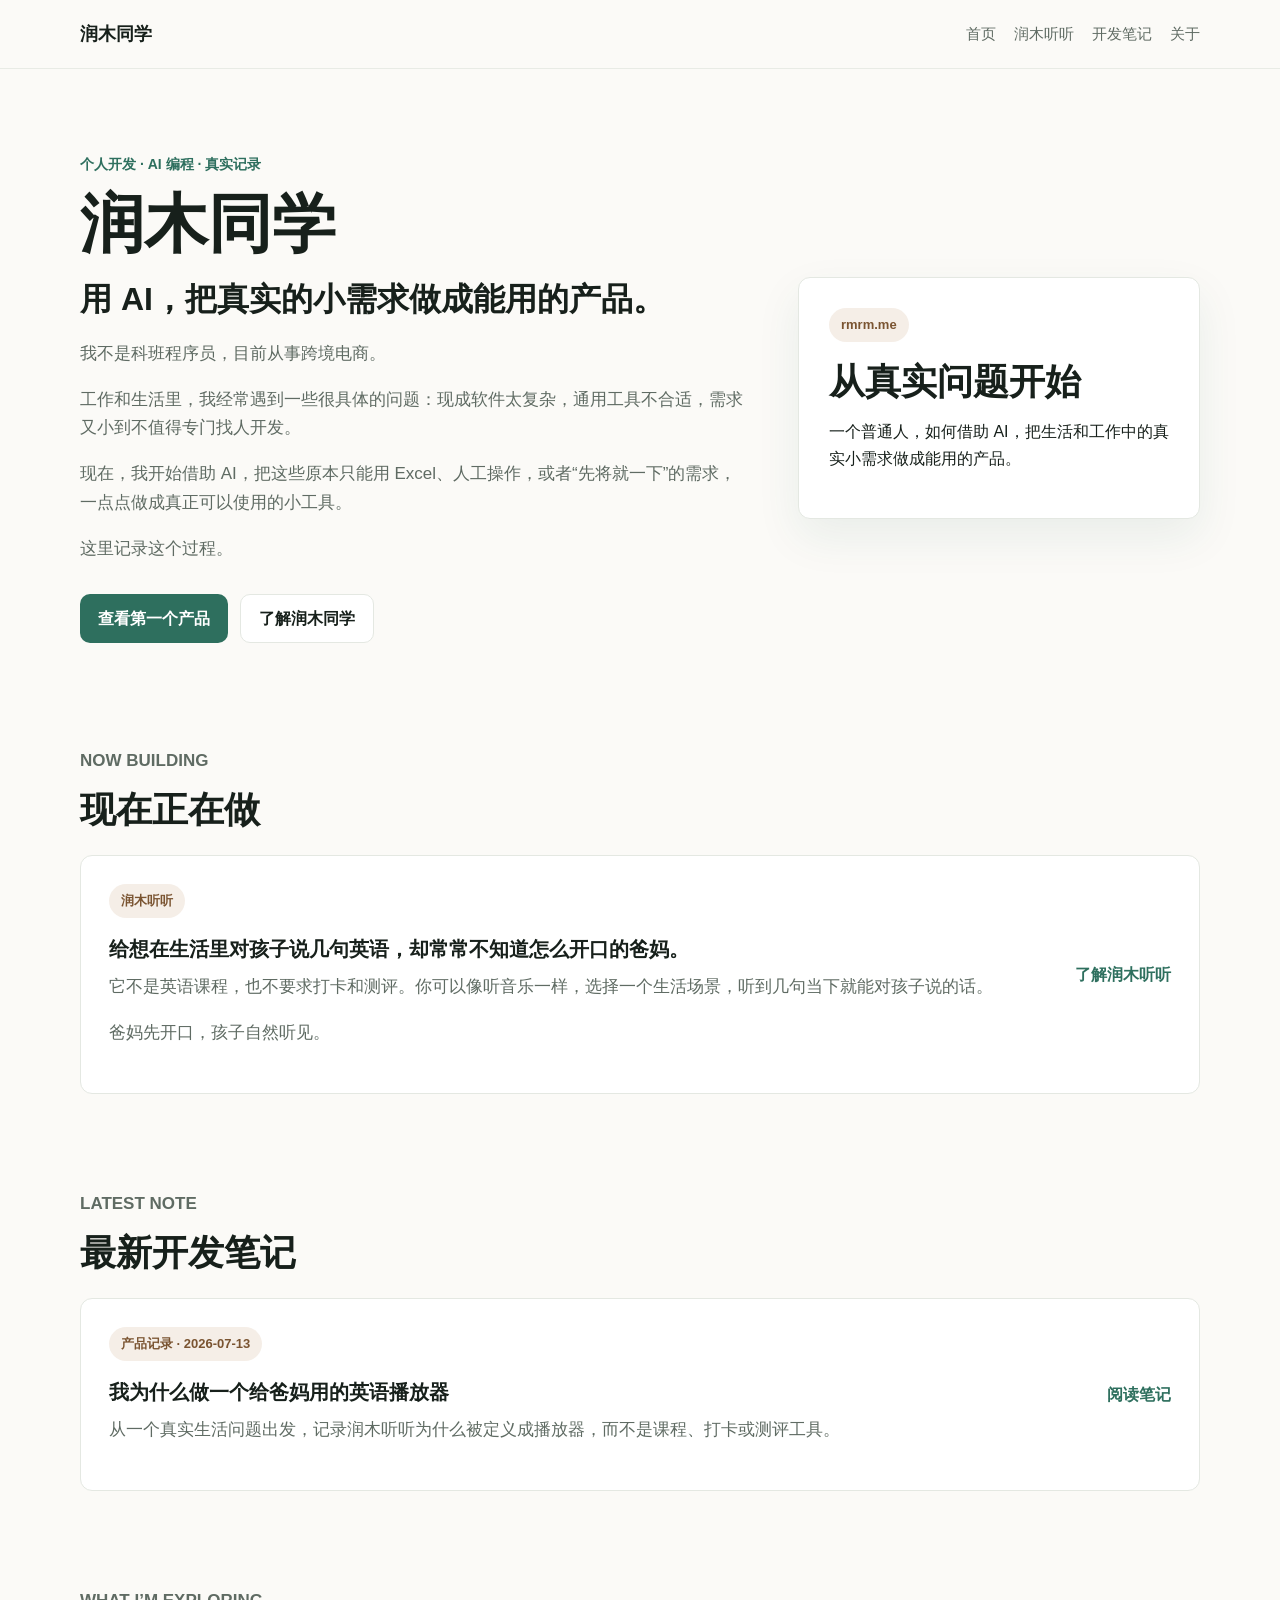
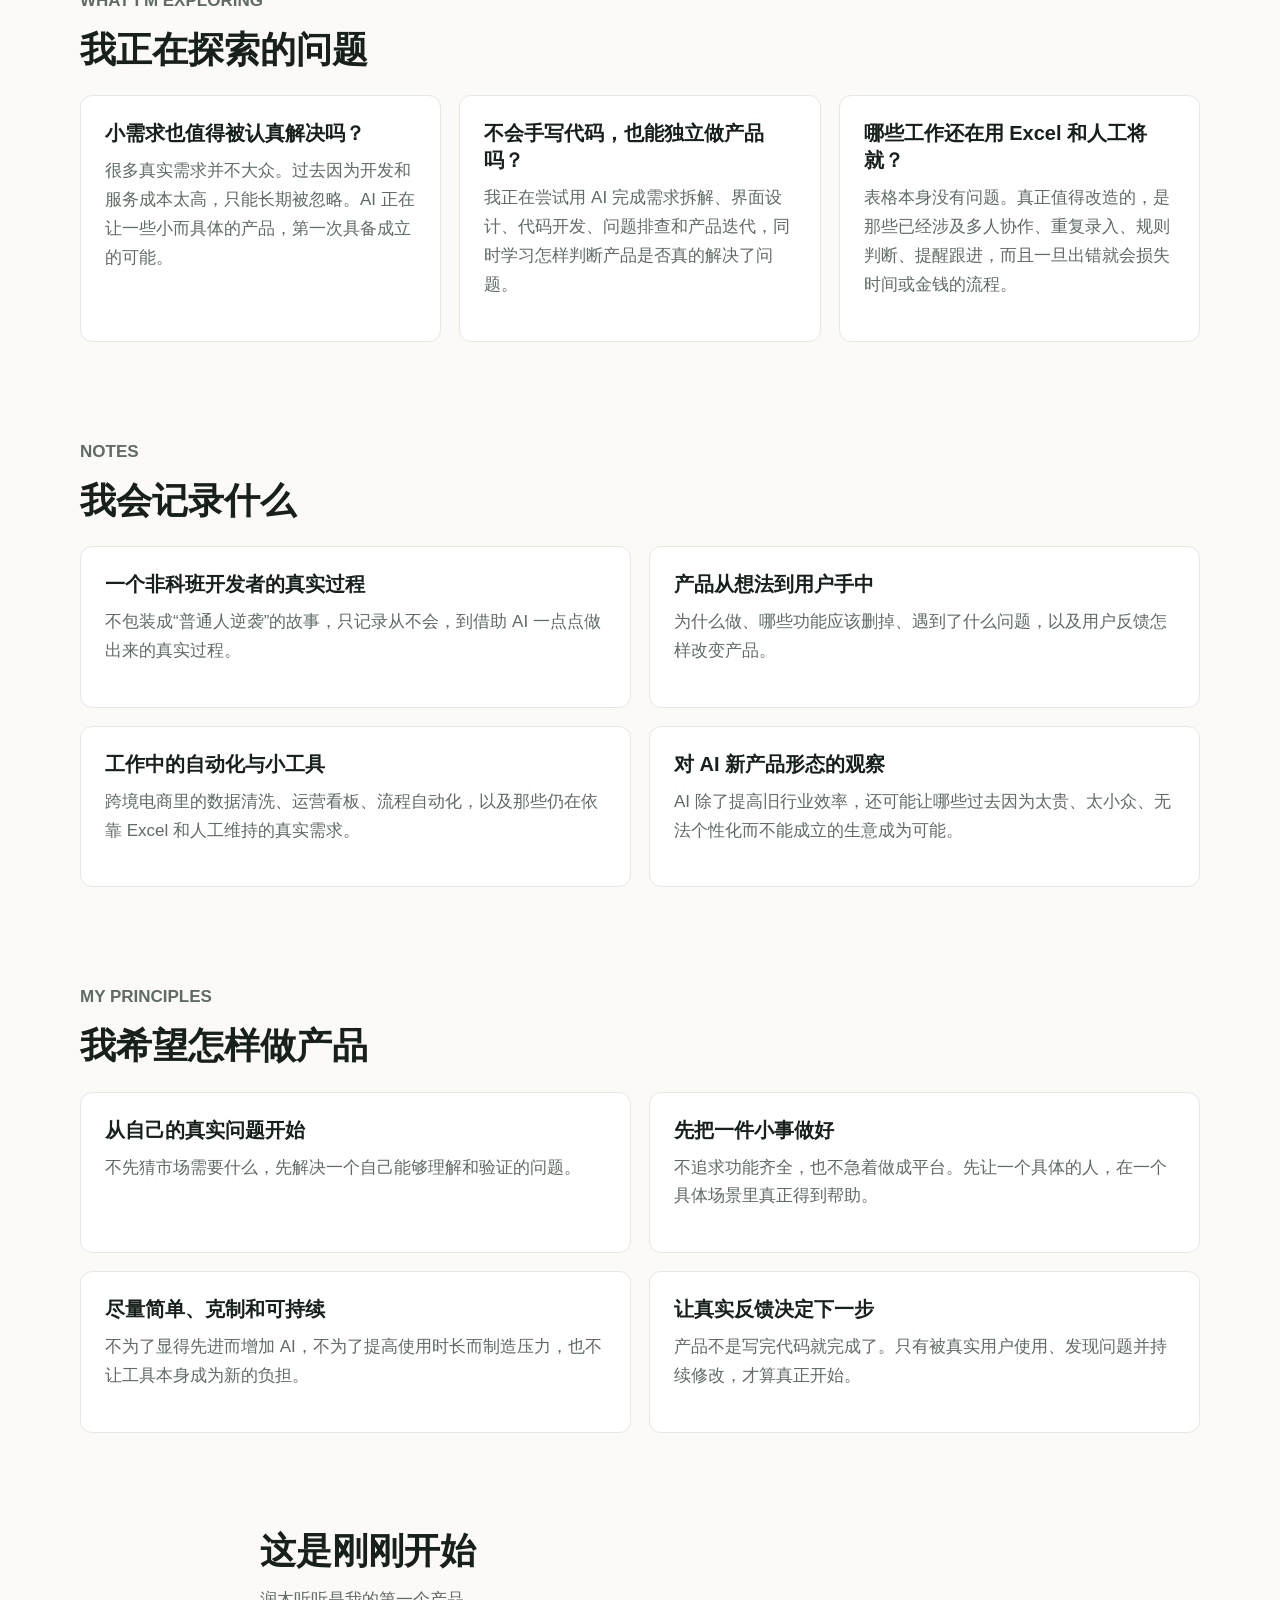
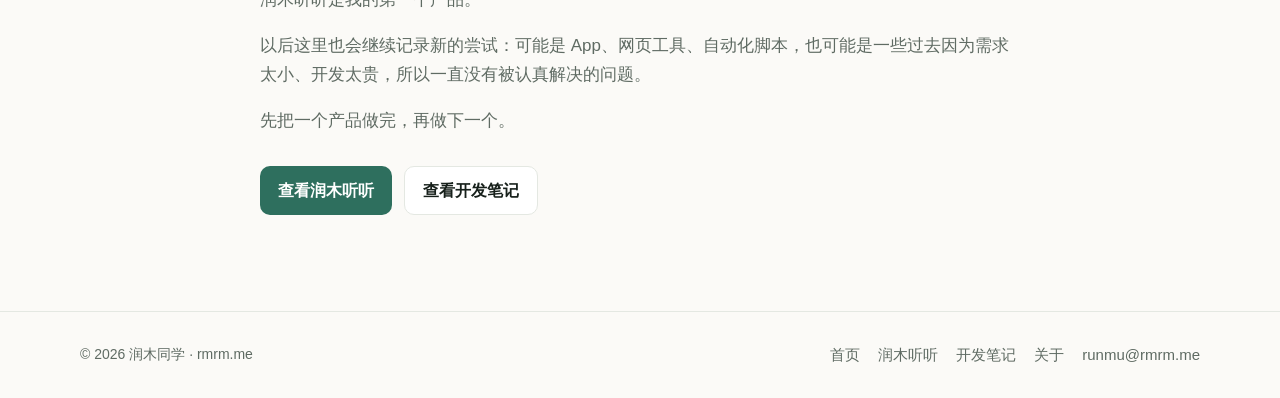
<file: index.html>
<!doctype html>
<html lang="zh-CN">
  <head>
    <meta charset="utf-8">
    <meta name="viewport" content="width=device-width, initial-scale=1">
    <title>润木同学｜把真实的小需求做成产品</title>
    <meta
      name="description"
      content="一个非科班个人开发者的真实记录。用 AI 做 App、自动化和小工具，从生活与工作中的真实需求出发，把想法一点点做成可以使用的产品。"
    >
    <link rel="canonical" href="https://rmrm.me/">
    <meta property="og:type" content="website">
    <meta property="og:site_name" content="润木同学">
    <meta property="og:title" content="润木同学｜把真实的小需求做成产品">
    <meta property="og:description" content="一个非科班个人开发者的真实记录。用 AI 做 App、自动化和小工具，从真实需求出发，把想法一点点做成可以使用的产品。">
    <meta property="og:url" content="https://rmrm.me/">
    <link rel="icon" href="assets/images/favicon.svg" type="image/svg+xml">
    <link rel="stylesheet" href="assets/css/style.css">
  </head>
  <body>
    <header class="site-header">
            <nav class="nav container" aria-label="主导航">
        <a class="brand" href="index.html">润木同学</a>
        <div class="nav-links">
          <a href="index.html">首页</a>
          <a href="tingting.html">润木听听</a>
          <a href="notes.html">开发笔记</a>
          <a href="about.html">关于</a>
        </div>
      </nav>    </header>

    <main>
      <section class="hero container">
        <div class="hero-copy">
          <p class="eyebrow">个人开发 · AI 编程 · 真实记录</p>
          <h1>润木同学</h1>
          <p class="lead">用 AI，把真实的小需求做成能用的产品。</p>
          <p class="hero-note">我不是科班程序员，目前从事跨境电商。</p>
          <p class="hero-note">
            工作和生活里，我经常遇到一些很具体的问题：现成软件太复杂，通用工具不合适，需求又小到不值得专门找人开发。
          </p>
          <p class="hero-note">
            现在，我开始借助 AI，把这些原本只能用 Excel、人工操作，或者“先将就一下”的需求，一点点做成真正可以使用的小工具。
          </p>
          <p class="hero-note">这里记录这个过程。</p>
          <div class="actions">
            <a class="button button-primary" href="tingting.html">查看第一个产品</a>
            <a class="button button-secondary" href="about.html">了解润木同学</a>
          </div>
        </div>

        <aside class="product-card" aria-label="网站主线">
          <span class="tag">rmrm.me</span>
          <h2>从真实问题开始</h2>
          <p>一个普通人，如何借助 AI，把生活和工作中的真实小需求做成能用的产品。</p>
        </aside>
      </section>

      <section class="section container">
        <div class="section-heading">
          <p class="eyebrow">NOW BUILDING</p>
          <h2>现在正在做</h2>
        </div>
        <div class="feature">
          <div>
            <span class="tag">润木听听</span>
            <h3>给想在生活里对孩子说几句英语，却常常不知道怎么开口的爸妈。</h3>
            <p>
              它不是英语课程，也不要求打卡和测评。你可以像听音乐一样，选择一个生活场景，听到几句当下就能对孩子说的话。
            </p>
            <p>爸妈先开口，孩子自然听见。</p>
          </div>
          <a class="text-link" href="tingting.html">了解润木听听</a>
        </div>
      </section>

      <section class="section container">
        <div class="section-heading">
          <p class="eyebrow">LATEST NOTE</p>
          <h2>最新开发笔记</h2>
        </div>
        <div class="feature">
          <div>
            <span class="tag">产品记录 · 2026-07-13</span>
            <h3>我为什么做一个给爸妈用的英语播放器</h3>
            <p>从一个真实生活问题出发，记录润木听听为什么被定义成播放器，而不是课程、打卡或测评工具。</p>
          </div>
          <a class="text-link" href="notes/why-parent-english-player.html">阅读笔记</a>
        </div>
      </section>

      <section class="section container">
        <div class="section-heading">
          <p class="eyebrow">WHAT I’M EXPLORING</p>
          <h2>我正在探索的问题</h2>
        </div>
        <div class="grid">
          <article class="card">
            <h3>小需求也值得被认真解决吗？</h3>
            <p>很多真实需求并不大众。过去因为开发和服务成本太高，只能长期被忽略。AI 正在让一些小而具体的产品，第一次具备成立的可能。</p>
          </article>
          <article class="card">
            <h3>不会手写代码，也能独立做产品吗？</h3>
            <p>我正在尝试用 AI 完成需求拆解、界面设计、代码开发、问题排查和产品迭代，同时学习怎样判断产品是否真的解决了问题。</p>
          </article>
          <article class="card">
            <h3>哪些工作还在用 Excel 和人工将就？</h3>
            <p>表格本身没有问题。真正值得改造的，是那些已经涉及多人协作、重复录入、规则判断、提醒跟进，而且一旦出错就会损失时间或金钱的流程。</p>
          </article>
        </div>
      </section>

      <section class="section container">
        <div class="section-heading">
          <p class="eyebrow">NOTES</p>
          <h2>我会记录什么</h2>
        </div>
        <div class="grid-2">
          <article class="card">
            <h3>一个非科班开发者的真实过程</h3>
            <p>不包装成“普通人逆袭”的故事，只记录从不会，到借助 AI 一点点做出来的真实过程。</p>
          </article>
          <article class="card">
            <h3>产品从想法到用户手中</h3>
            <p>为什么做、哪些功能应该删掉、遇到了什么问题，以及用户反馈怎样改变产品。</p>
          </article>
          <article class="card">
            <h3>工作中的自动化与小工具</h3>
            <p>跨境电商里的数据清洗、运营看板、流程自动化，以及那些仍在依靠 Excel 和人工维持的真实需求。</p>
          </article>
          <article class="card">
            <h3>对 AI 新产品形态的观察</h3>
            <p>AI 除了提高旧行业效率，还可能让哪些过去因为太贵、太小众、无法个性化而不能成立的生意成为可能。</p>
          </article>
        </div>
      </section>

      <section class="section container">
        <div class="section-heading">
          <p class="eyebrow">MY PRINCIPLES</p>
          <h2>我希望怎样做产品</h2>
        </div>
        <div class="grid-2">
          <article class="card">
            <h3>从自己的真实问题开始</h3>
            <p>不先猜市场需要什么，先解决一个自己能够理解和验证的问题。</p>
          </article>
          <article class="card">
            <h3>先把一件小事做好</h3>
            <p>不追求功能齐全，也不急着做成平台。先让一个具体的人，在一个具体场景里真正得到帮助。</p>
          </article>
          <article class="card">
            <h3>尽量简单、克制和可持续</h3>
            <p>不为了显得先进而增加 AI，不为了提高使用时长而制造压力，也不让工具本身成为新的负担。</p>
          </article>
          <article class="card">
            <h3>让真实反馈决定下一步</h3>
            <p>产品不是写完代码就完成了。只有被真实用户使用、发现问题并持续修改，才算真正开始。</p>
          </article>
        </div>
      </section>

      <section class="section section-narrow container">
        <h2>这是刚刚开始</h2>
        <p>润木听听是我的第一个产品。</p>
        <p>
          以后这里也会继续记录新的尝试：可能是 App、网页工具、自动化脚本，也可能是一些过去因为需求太小、开发太贵，所以一直没有被认真解决的问题。
        </p>
        <p>先把一个产品做完，再做下一个。</p>
        <div class="actions">
          <a class="button button-primary" href="tingting.html">查看润木听听</a>
          <a class="button button-secondary" href="notes.html">查看开发笔记</a>
        </div>
      </section>
    </main>

        <footer class="site-footer">
      <div class="container footer-inner">
        <p>© 2026 润木同学 · rmrm.me</p>
        <div class="footer-links">
          <a href="index.html">首页</a>
          <a href="tingting.html">润木听听</a>
          <a href="notes.html">开发笔记</a>
          <a href="about.html">关于</a>
          <a href="mailto:runmu@rmrm.me">runmu@rmrm.me</a>
        </div>
      </div>
    </footer>  </body>
</html>
</file>
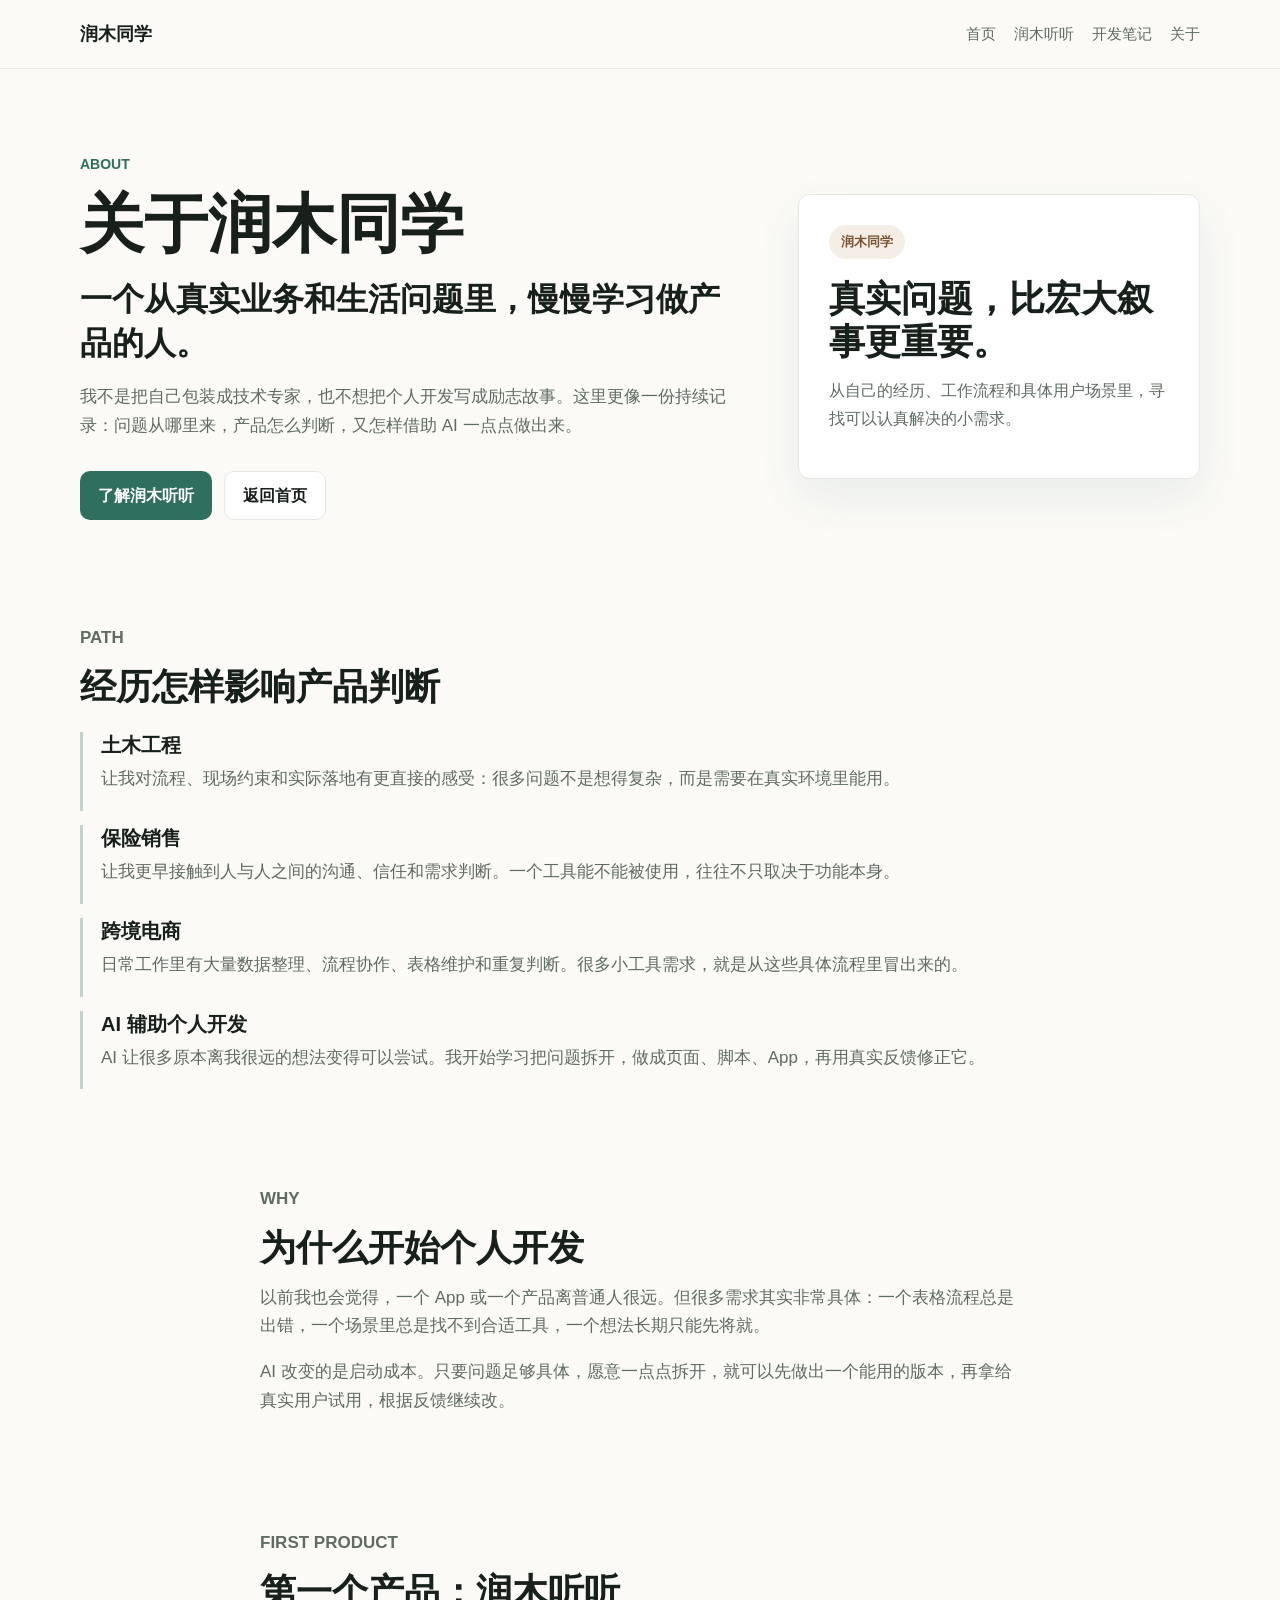
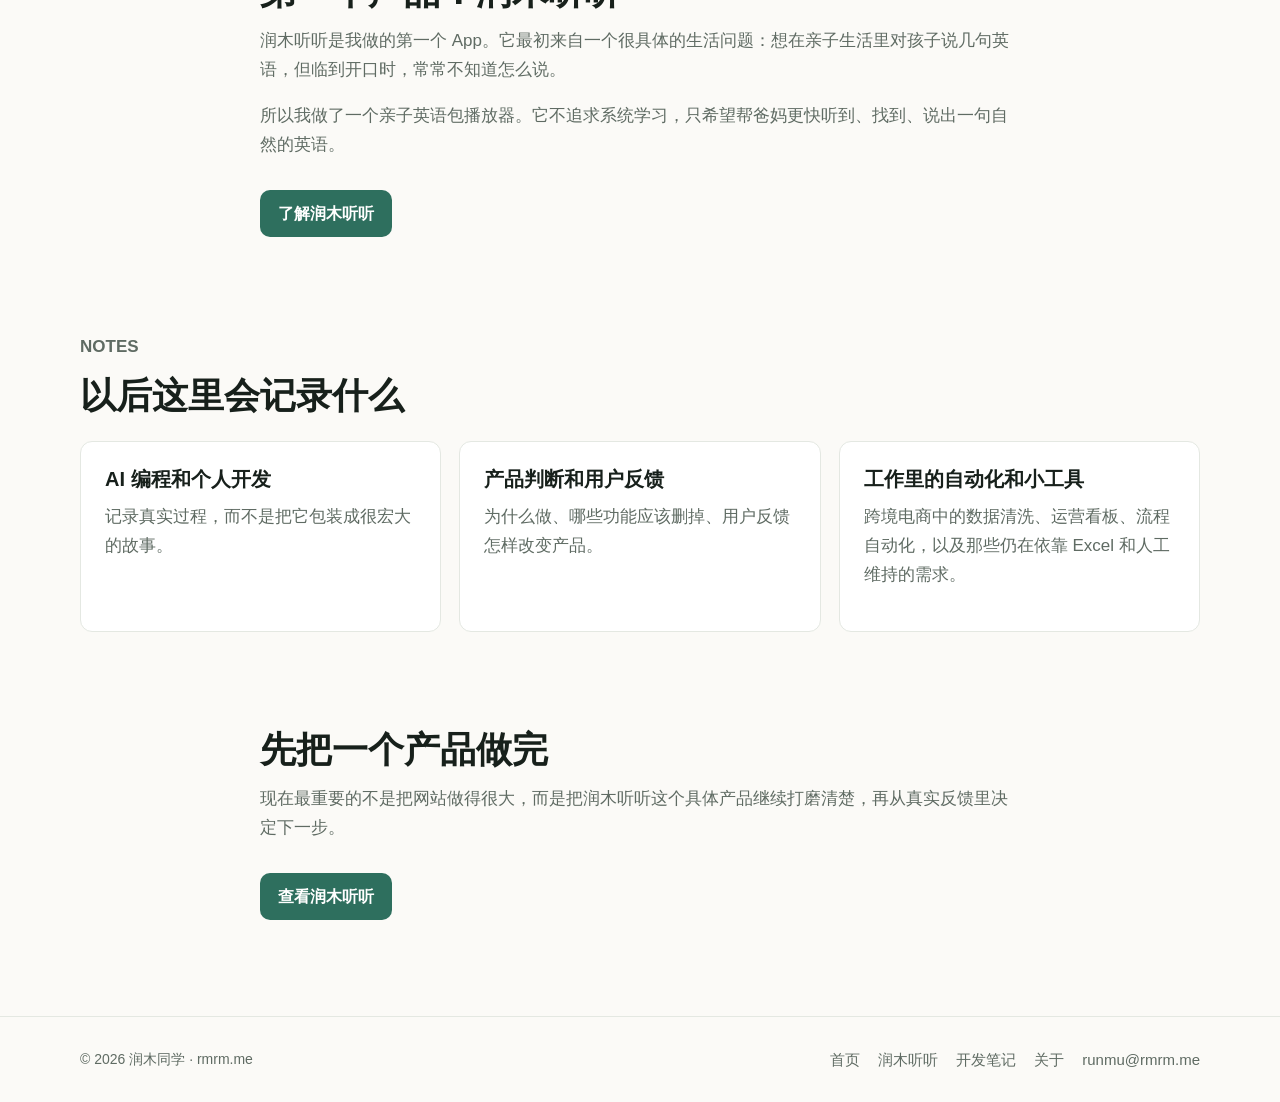
<file: about.html>
<!doctype html>
<html lang="zh-CN">
  <head>
    <meta charset="utf-8">
    <meta name="viewport" content="width=device-width, initial-scale=1">
    <title>关于润木同学｜一个非科班个人开发者的真实记录</title>
    <meta
      name="description"
      content="从土木工程、保险销售到跨境电商，再到借助 AI 学习个人开发。记录怎样从真实问题出发，把想法一点点做成产品。"
    >
    <link rel="canonical" href="https://rmrm.me/about.html">
    <meta property="og:type" content="website">
    <meta property="og:site_name" content="润木同学">
    <meta property="og:title" content="关于润木同学｜一个非科班个人开发者的真实记录">
    <meta property="og:description" content="从土木工程、保险销售到跨境电商，再到借助 AI 学习个人开发。记录怎样从真实问题出发，把想法一点点做成产品。">
    <meta property="og:url" content="https://rmrm.me/about.html">
    <link rel="icon" href="assets/images/favicon.svg" type="image/svg+xml">
    <link rel="stylesheet" href="assets/css/style.css">
  </head>
  <body>
    <header class="site-header">
            <nav class="nav container" aria-label="主导航">
        <a class="brand" href="index.html">润木同学</a>
        <div class="nav-links">
          <a href="index.html">首页</a>
          <a href="tingting.html">润木听听</a>
          <a href="notes.html">开发笔记</a>
          <a href="about.html">关于</a>
        </div>
      </nav>
    </header>

    <main>
      <section class="hero container">
        <div class="hero-copy">
          <p class="eyebrow">ABOUT</p>
          <h1>关于润木同学</h1>
          <p class="lead">
            一个从真实业务和生活问题里，慢慢学习做产品的人。
          </p>
          <p class="hero-note">
            我不是把自己包装成技术专家，也不想把个人开发写成励志故事。这里更像一份持续记录：问题从哪里来，产品怎么判断，又怎样借助 AI 一点点做出来。
          </p>
          <div class="actions">
            <a class="button button-primary" href="tingting.html">了解润木听听</a>
            <a class="button button-secondary" href="index.html">返回首页</a>
          </div>
        </div>

        <aside class="product-card" aria-label="个人品牌说明">
          <span class="tag">润木同学</span>
          <h2>真实问题，比宏大叙事更重要。</h2>
          <p class="muted">从自己的经历、工作流程和具体用户场景里，寻找可以认真解决的小需求。</p>
        </aside>
      </section>

      <section class="section container">
        <div class="section-heading">
          <p class="eyebrow">PATH</p>
          <h2>经历怎样影响产品判断</h2>
        </div>
        <div class="timeline">
          <article class="timeline-item">
            <h3>土木工程</h3>
            <p>让我对流程、现场约束和实际落地有更直接的感受：很多问题不是想得复杂，而是需要在真实环境里能用。</p>
          </article>
          <article class="timeline-item">
            <h3>保险销售</h3>
            <p>让我更早接触到人与人之间的沟通、信任和需求判断。一个工具能不能被使用，往往不只取决于功能本身。</p>
          </article>
          <article class="timeline-item">
            <h3>跨境电商</h3>
            <p>日常工作里有大量数据整理、流程协作、表格维护和重复判断。很多小工具需求，就是从这些具体流程里冒出来的。</p>
          </article>
          <article class="timeline-item">
            <h3>AI 辅助个人开发</h3>
            <p>AI 让很多原本离我很远的想法变得可以尝试。我开始学习把问题拆开，做成页面、脚本、App，再用真实反馈修正它。</p>
          </article>
        </div>
      </section>

      <section class="section section-narrow container">
        <p class="eyebrow">WHY</p>
        <h2>为什么开始个人开发</h2>
        <p>
          以前我也会觉得，一个 App 或一个产品离普通人很远。但很多需求其实非常具体：一个表格流程总是出错，一个场景里总是找不到合适工具，一个想法长期只能先将就。
        </p>
        <p>
          AI 改变的是启动成本。只要问题足够具体，愿意一点点拆开，就可以先做出一个能用的版本，再拿给真实用户试用，根据反馈继续改。
        </p>
      </section>

      <section class="section section-narrow container">
        <p class="eyebrow">FIRST PRODUCT</p>
        <h2>第一个产品：润木听听</h2>
        <p>
          润木听听是我做的第一个 App。它最初来自一个很具体的生活问题：想在亲子生活里对孩子说几句英语，但临到开口时，常常不知道怎么说。
        </p>
        <p>
          所以我做了一个亲子英语包播放器。它不追求系统学习，只希望帮爸妈更快听到、找到、说出一句自然的英语。
        </p>
        <div class="actions">
          <a class="button button-primary" href="tingting.html">了解润木听听</a>
        </div>
      </section>

      <section class="section container">
        <div class="section-heading">
          <p class="eyebrow">NOTES</p>
          <h2>以后这里会记录什么</h2>
        </div>
        <div class="grid">
          <article class="card">
            <h3>AI 编程和个人开发</h3>
            <p>记录真实过程，而不是把它包装成很宏大的故事。</p>
          </article>
          <article class="card">
            <h3>产品判断和用户反馈</h3>
            <p>为什么做、哪些功能应该删掉、用户反馈怎样改变产品。</p>
          </article>
          <article class="card">
            <h3>工作里的自动化和小工具</h3>
            <p>跨境电商中的数据清洗、运营看板、流程自动化，以及那些仍在依靠 Excel 和人工维持的需求。</p>
          </article>
        </div>
      </section>

      <section class="section section-narrow container">
        <h2>先把一个产品做完</h2>
        <p>
          现在最重要的不是把网站做得很大，而是把润木听听这个具体产品继续打磨清楚，再从真实反馈里决定下一步。
        </p>
        <div class="actions">
          <a class="button button-primary" href="tingting.html">查看润木听听</a>
        </div>
      </section>
    </main>

        <footer class="site-footer">
      <div class="container footer-inner">
        <p>© 2026 润木同学 · rmrm.me</p>
        <div class="footer-links">
          <a href="index.html">首页</a>
          <a href="tingting.html">润木听听</a>
          <a href="notes.html">开发笔记</a>
          <a href="about.html">关于</a>
          <a href="mailto:runmu@rmrm.me">runmu@rmrm.me</a>
        </div>
      </div>
    </footer>
  </body>
</html>
</file>
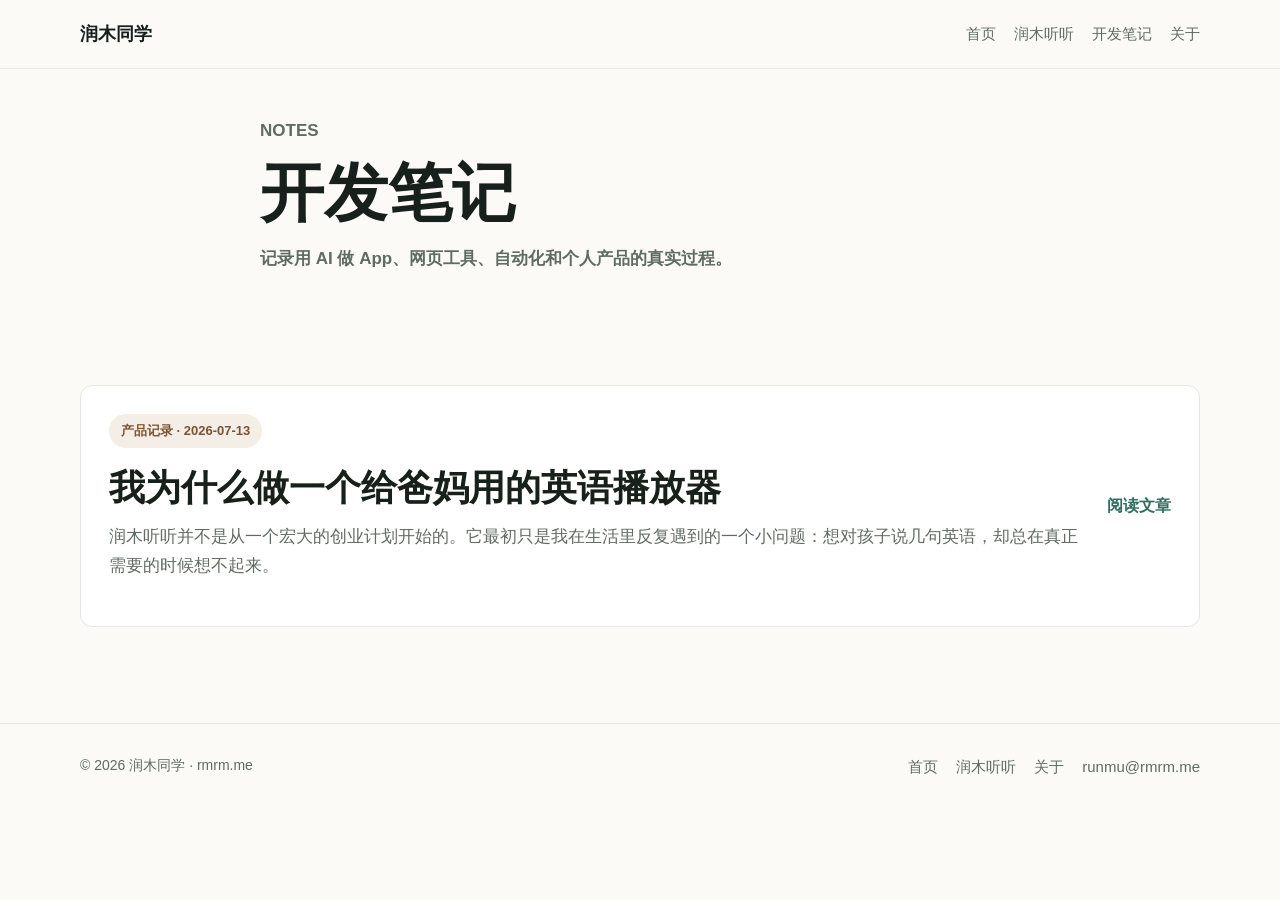
<file: notes.html>
<!doctype html>
<html lang="zh-CN">
  <head>
    <meta charset="utf-8">
    <meta name="viewport" content="width=device-width, initial-scale=1">
    <title>开发笔记｜润木同学</title>
    <meta name="description" content="润木同学的开发笔记，记录用 AI 做 App、网页工具、自动化和个人产品的真实过程。">
    <link rel="canonical" href="https://rmrm.me/notes.html">
    <meta property="og:type" content="website">
    <meta property="og:site_name" content="润木同学">
    <meta property="og:title" content="开发笔记｜润木同学">
    <meta property="og:description" content="记录用 AI 做 App、网页工具、自动化和个人产品的真实过程。">
    <meta property="og:url" content="https://rmrm.me/notes.html">
    <link rel="icon" href="assets/images/favicon.svg" type="image/svg+xml">
    <link rel="stylesheet" href="assets/css/style.css">
  </head>
  <body>
    <header class="site-header">
      <nav class="nav container" aria-label="主导航">
        <a class="brand" href="index.html">润木同学</a>
        <div class="nav-links">
          <a href="index.html">首页</a>
          <a href="tingting.html">润木听听</a>
          <a href="notes.html">开发笔记</a>
          <a href="about.html">关于</a>
        </div>
      </nav>
    </header>

    <main>
      <section class="section section-narrow container">
        <p class="eyebrow">NOTES</p>
        <h1>开发笔记</h1>
        <p class="lead">记录用 AI 做 App、网页工具、自动化和个人产品的真实过程。</p>
      </section>

      <section class="section container">
        <article class="feature">
          <div>
            <span class="tag">产品记录 · 2026-07-13</span>
            <h2>我为什么做一个给爸妈用的英语播放器</h2>
            <p>润木听听并不是从一个宏大的创业计划开始的。它最初只是我在生活里反复遇到的一个小问题：想对孩子说几句英语，却总在真正需要的时候想不起来。</p>
          </div>
          <a class="text-link" href="notes/why-parent-english-player.html">阅读文章</a>
        </article>
      </section>
    </main>

    <footer class="site-footer">
      <div class="container footer-inner">
        <p>© 2026 润木同学 · rmrm.me</p>
        <div class="footer-links">
          <a href="index.html">首页</a>
          <a href="tingting.html">润木听听</a>
          <a href="about.html">关于</a>
          <a href="mailto:runmu@rmrm.me">runmu@rmrm.me</a>
        </div>
      </div>
    </footer>
  </body>
</html>
</file>
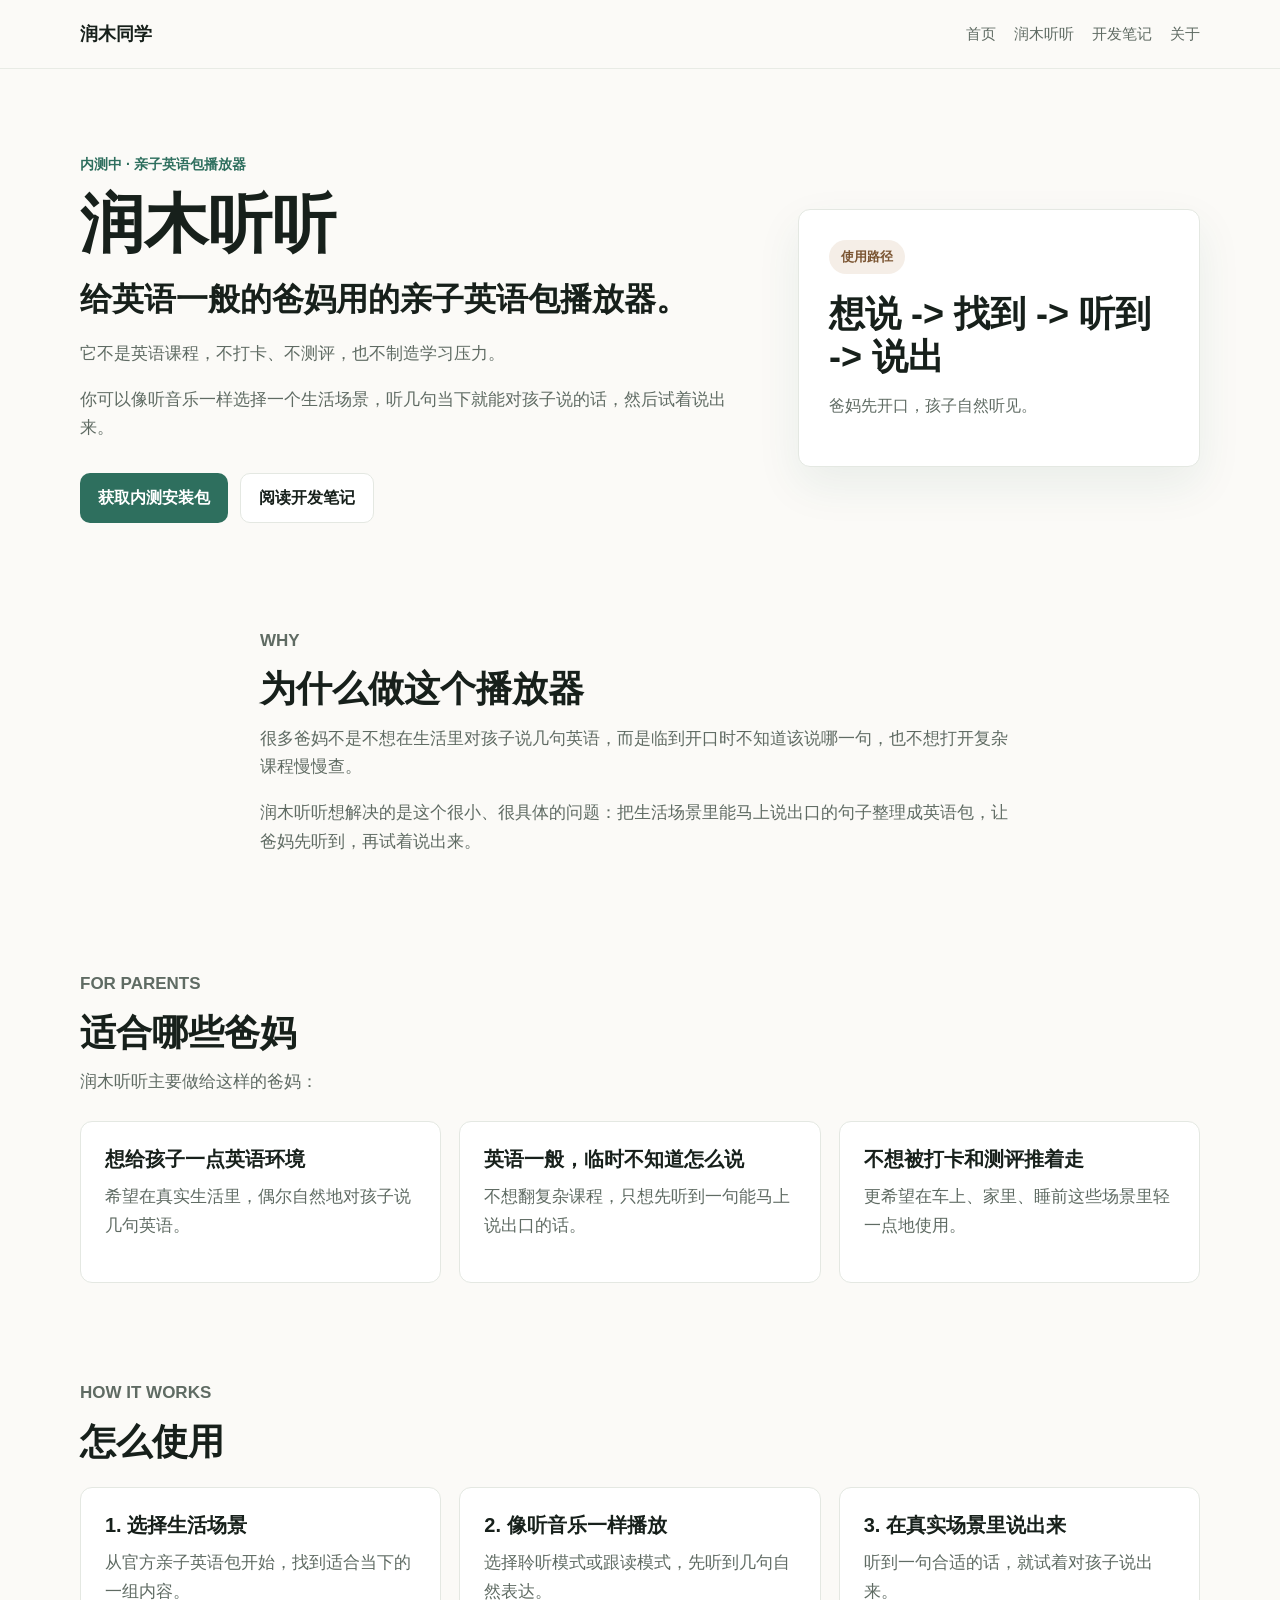
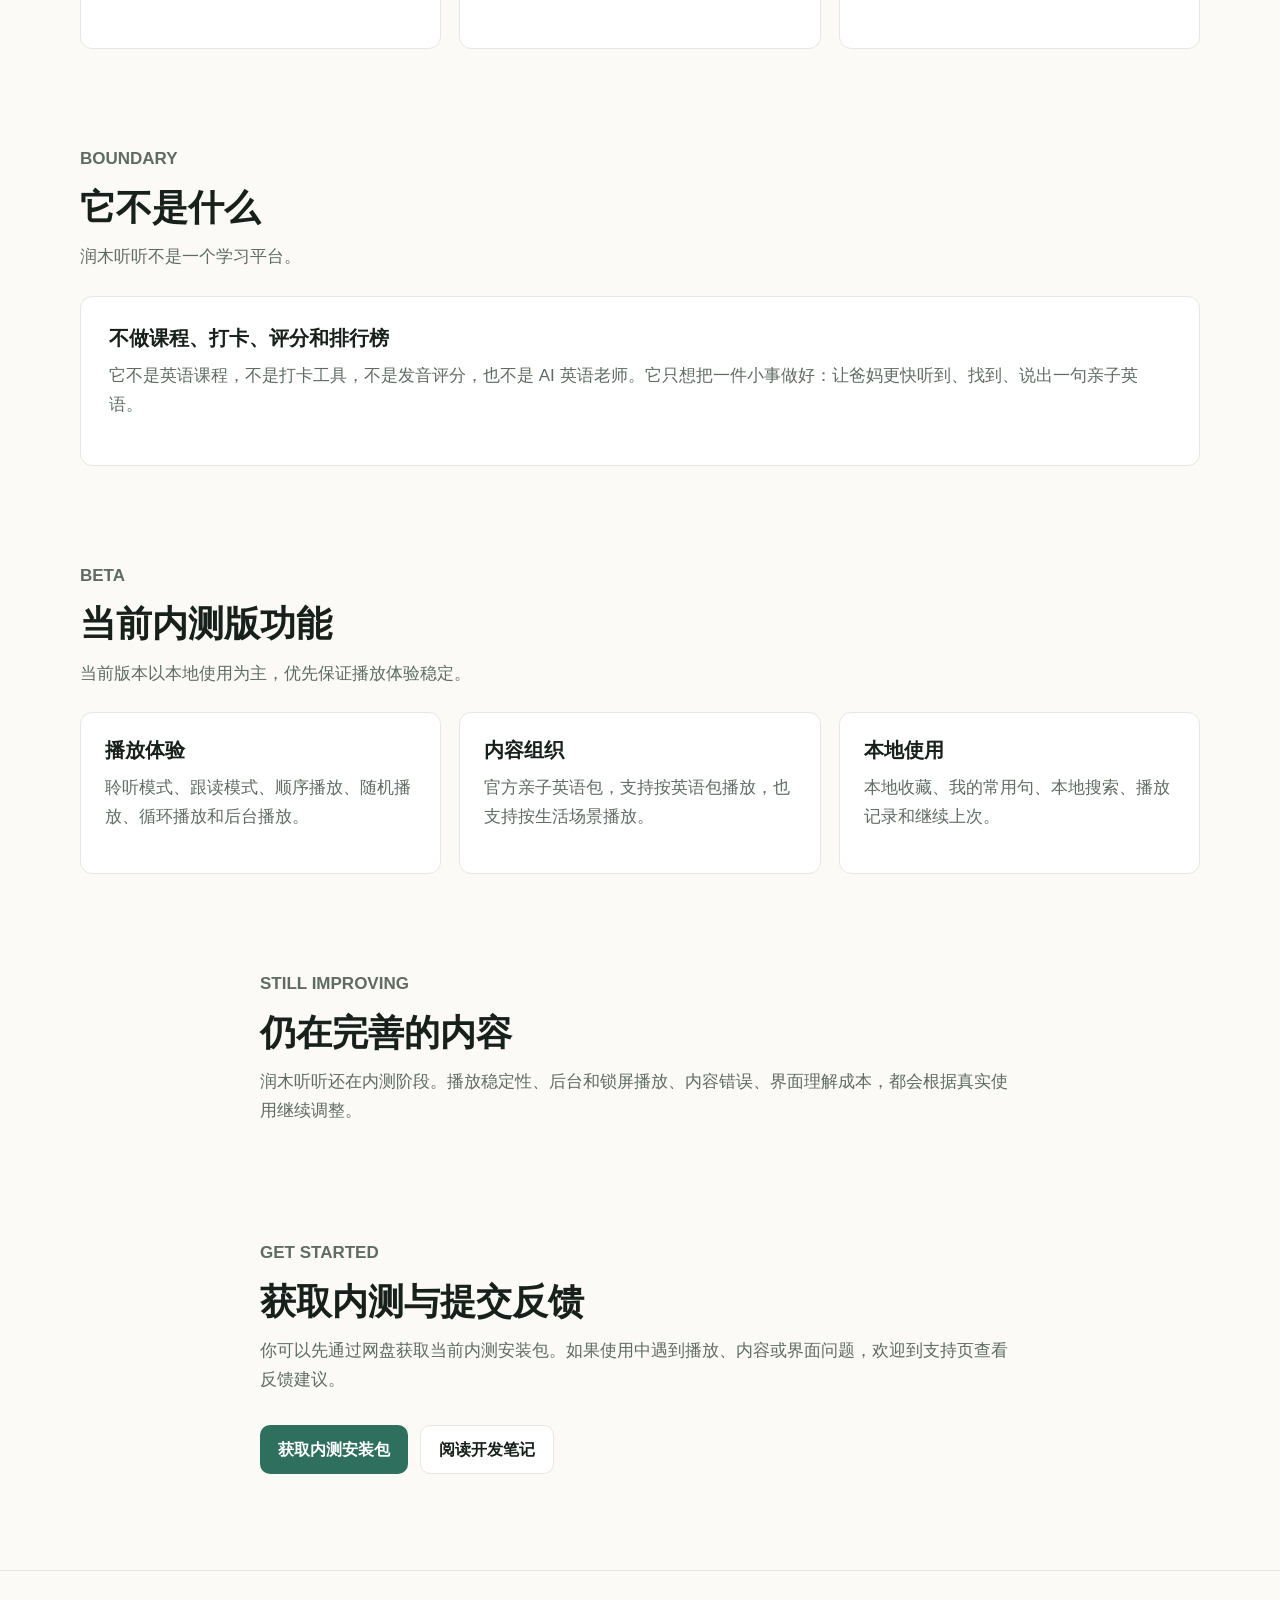
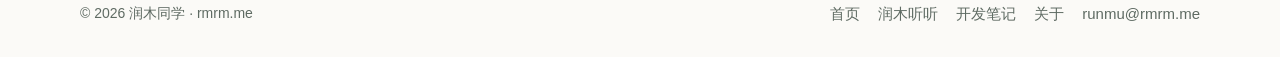
<file: tingting.html>
<!doctype html>
<html lang="zh-CN">
  <head>
    <meta charset="utf-8">
    <meta name="viewport" content="width=device-width, initial-scale=1">
    <title>润木听听｜给爸妈用的亲子英语包播放器</title>
    <meta
      name="description"
      content="不打卡、不测评的亲子英语包播放器。按生活场景听几句可以马上对孩子说出口的英语，让爸妈更容易自然开口。"
    >
    <link rel="canonical" href="https://rmrm.me/tingting.html">
    <meta property="og:type" content="website">
    <meta property="og:site_name" content="润木同学">
    <meta property="og:title" content="润木听听｜给爸妈用的亲子英语包播放器">
    <meta property="og:description" content="不打卡、不测评的亲子英语包播放器。按生活场景听几句可以马上对孩子说出口的英语，让爸妈更容易自然开口。">
    <meta property="og:url" content="https://rmrm.me/tingting.html">
    <link rel="icon" href="assets/images/favicon.svg" type="image/svg+xml">
    <link rel="stylesheet" href="assets/css/style.css">
  </head>
  <body>
    <header class="site-header">
            <nav class="nav container" aria-label="主导航">
        <a class="brand" href="index.html">润木同学</a>
        <div class="nav-links">
          <a href="index.html">首页</a>
          <a href="tingting.html">润木听听</a>
          <a href="notes.html">开发笔记</a>
          <a href="about.html">关于</a>
        </div>
      </nav>
    </header>

    <main>
      <section class="hero container">
        <div class="hero-copy">
          <p class="eyebrow">内测中 · 亲子英语包播放器</p>
          <h1>润木听听</h1>
          <p class="lead">给英语一般的爸妈用的亲子英语包播放器。</p>
          <p class="hero-note">
            它不是英语课程，不打卡、不测评，也不制造学习压力。
          </p>
          <p class="hero-note">
            你可以像听音乐一样选择一个生活场景，听几句当下就能对孩子说的话，然后试着说出来。
          </p>
          <div class="actions">
            <a class="button button-primary" href="https://pan.baidu.com/s/54fekx11pCHH0ssUu3yIpbg" target="_blank" rel="noopener">获取内测安装包</a>
            <a class="button button-secondary" href="notes/why-parent-english-player.html">阅读开发笔记</a>
          </div>
        </div>

        <aside class="product-card" aria-label="产品路径">
          <span class="tag">使用路径</span>
          <h2>想说 -> 找到 -> 听到 -> 说出</h2>
          <p class="muted">爸妈先开口，孩子自然听见。</p>
        </aside>
      </section>

      <section class="section section-narrow container">
        <p class="eyebrow">WHY</p>
        <h2>为什么做这个播放器</h2>
        <p>
          很多爸妈不是不想在生活里对孩子说几句英语，而是临到开口时不知道该说哪一句，也不想打开复杂课程慢慢查。
        </p>
        <p>
          润木听听想解决的是这个很小、很具体的问题：把生活场景里能马上说出口的句子整理成英语包，让爸妈先听到，再试着说出来。
        </p>
      </section>

      <section class="section container">
        <div class="section-heading">
          <p class="eyebrow">FOR PARENTS</p>
          <h2>适合哪些爸妈</h2>
          <p>润木听听主要做给这样的爸妈：</p>
        </div>
        <div class="grid">
          <article class="card">
            <h3>想给孩子一点英语环境</h3>
            <p>希望在真实生活里，偶尔自然地对孩子说几句英语。</p>
          </article>
          <article class="card">
            <h3>英语一般，临时不知道怎么说</h3>
            <p>不想翻复杂课程，只想先听到一句能马上说出口的话。</p>
          </article>
          <article class="card">
            <h3>不想被打卡和测评推着走</h3>
            <p>更希望在车上、家里、睡前这些场景里轻一点地使用。</p>
          </article>
        </div>
      </section>

      <section class="section container">
        <div class="section-heading">
          <p class="eyebrow">HOW IT WORKS</p>
          <h2>怎么使用</h2>
        </div>
        <div class="grid">
          <article class="card">
            <h3>1. 选择生活场景</h3>
            <p>从官方亲子英语包开始，找到适合当下的一组内容。</p>
          </article>
          <article class="card">
            <h3>2. 像听音乐一样播放</h3>
            <p>选择聆听模式或跟读模式，先听到几句自然表达。</p>
          </article>
          <article class="card">
            <h3>3. 在真实场景里说出来</h3>
            <p>听到一句合适的话，就试着对孩子说出来。</p>
          </article>
        </div>
      </section>

      <section class="section container">
        <div class="section-heading">
          <p class="eyebrow">BOUNDARY</p>
          <h2>它不是什么</h2>
          <p>润木听听不是一个学习平台。</p>
        </div>
        <div class="feature">
          <div>
            <h3>不做课程、打卡、评分和排行榜</h3>
            <p>
              它不是英语课程，不是打卡工具，不是发音评分，也不是 AI 英语老师。它只想把一件小事做好：让爸妈更快听到、找到、说出一句亲子英语。
            </p>
          </div>
        </div>
      </section>

      <section class="section container">
        <div class="section-heading">
          <p class="eyebrow">BETA</p>
          <h2>当前内测版功能</h2>
          <p>当前版本以本地使用为主，优先保证播放体验稳定。</p>
        </div>
        <div class="grid">
          <article class="card">
            <h3>播放体验</h3>
            <p>聆听模式、跟读模式、顺序播放、随机播放、循环播放和后台播放。</p>
          </article>
          <article class="card">
            <h3>内容组织</h3>
            <p>官方亲子英语包，支持按英语包播放，也支持按生活场景播放。</p>
          </article>
          <article class="card">
            <h3>本地使用</h3>
            <p>本地收藏、我的常用句、本地搜索、播放记录和继续上次。</p>
          </article>
        </div>
      </section>

      <section class="section section-narrow container">
        <p class="eyebrow">STILL IMPROVING</p>
        <h2>仍在完善的内容</h2>
        <p>
          润木听听还在内测阶段。播放稳定性、后台和锁屏播放、内容错误、界面理解成本，都会根据真实使用继续调整。
        </p>
      </section>

      <section class="section section-narrow container">
        <p class="eyebrow">GET STARTED</p>
        <h2>获取内测与提交反馈</h2>
        <p>
          你可以先通过网盘获取当前内测安装包。如果使用中遇到播放、内容或界面问题，欢迎到支持页查看反馈建议。
        </p>
        <div class="actions">
          <a class="button button-primary" href="https://pan.baidu.com/s/54fekx11pCHH0ssUu3yIpbg" target="_blank" rel="noopener">获取内测安装包</a>
          <a class="button button-secondary" href="notes/why-parent-english-player.html">阅读开发笔记</a>
        </div>
      </section>
    </main>

        <footer class="site-footer">
      <div class="container footer-inner">
        <p>© 2026 润木同学 · rmrm.me</p>
        <div class="footer-links">
          <a href="index.html">首页</a>
          <a href="tingting.html">润木听听</a>
          <a href="notes.html">开发笔记</a>
          <a href="about.html">关于</a>
          <a href="mailto:runmu@rmrm.me">runmu@rmrm.me</a>
        </div>
      </div>
    </footer>
  </body>
</html>
</file>
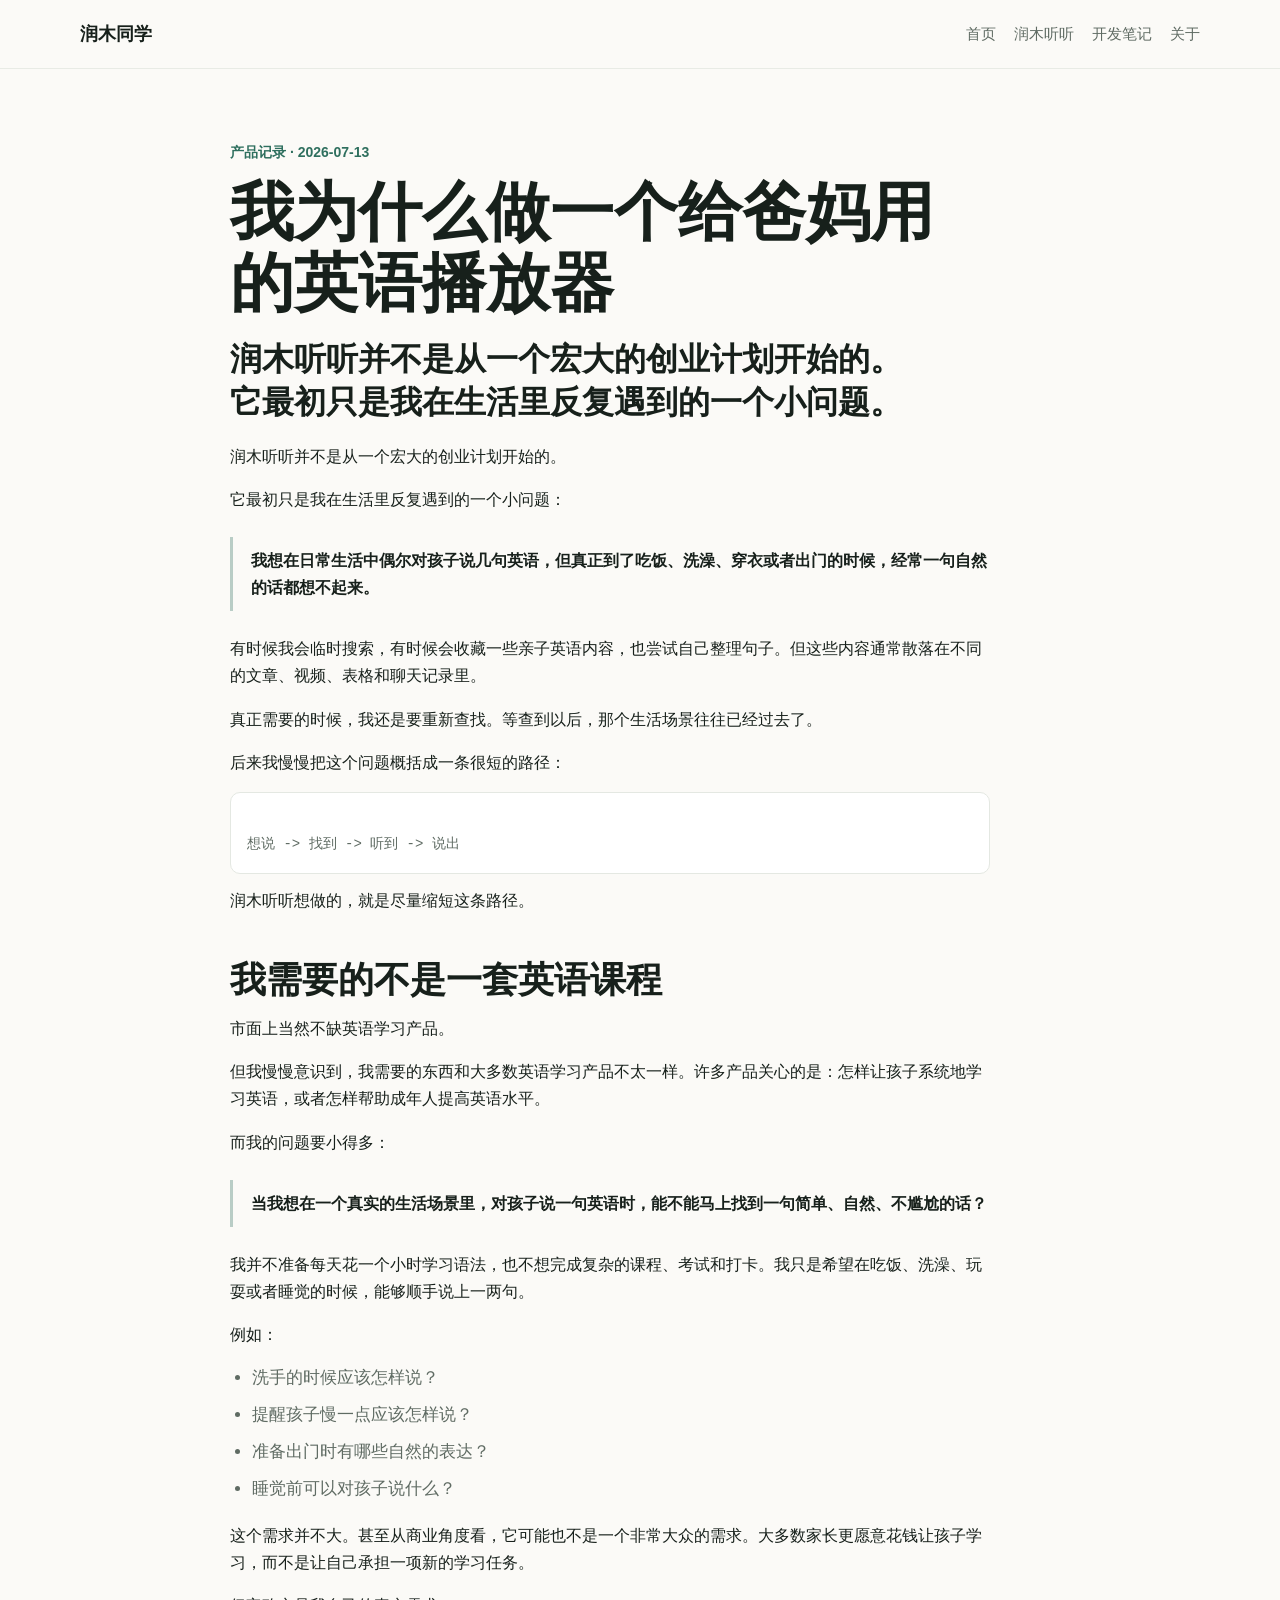
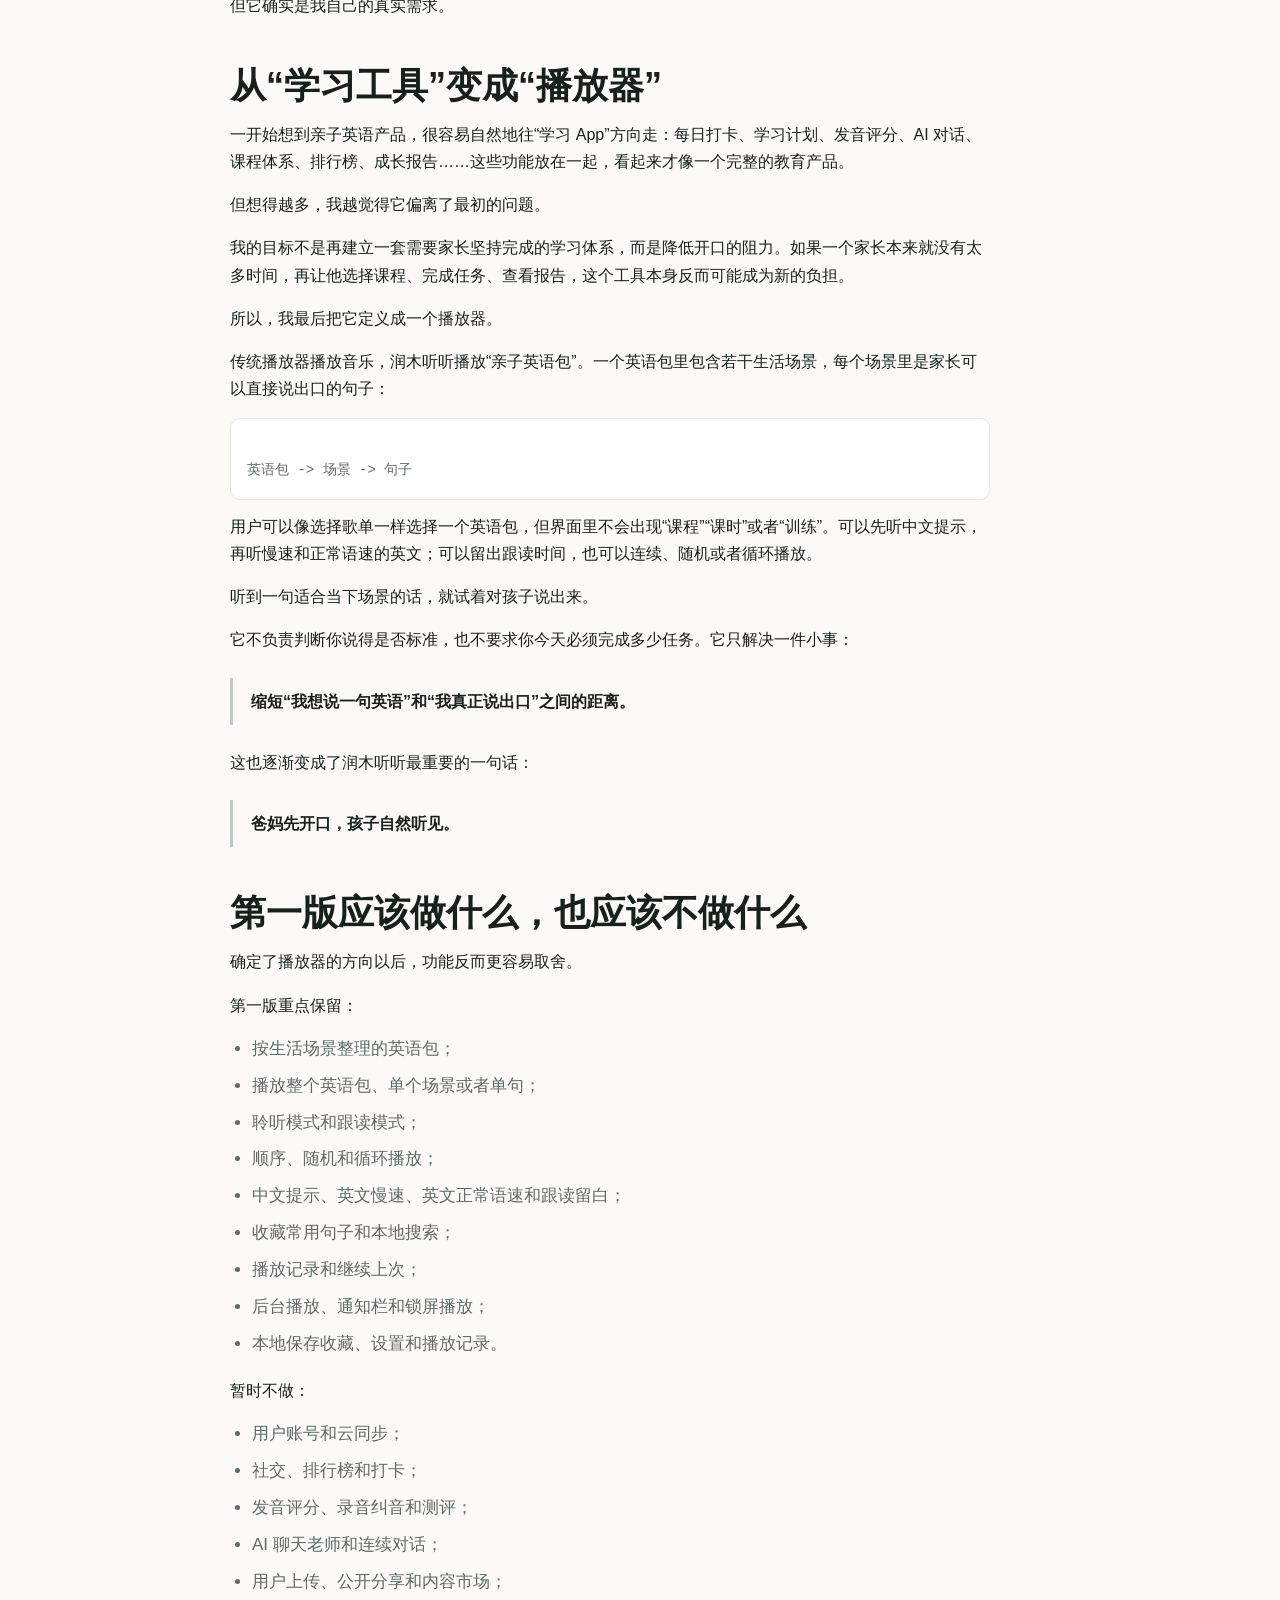
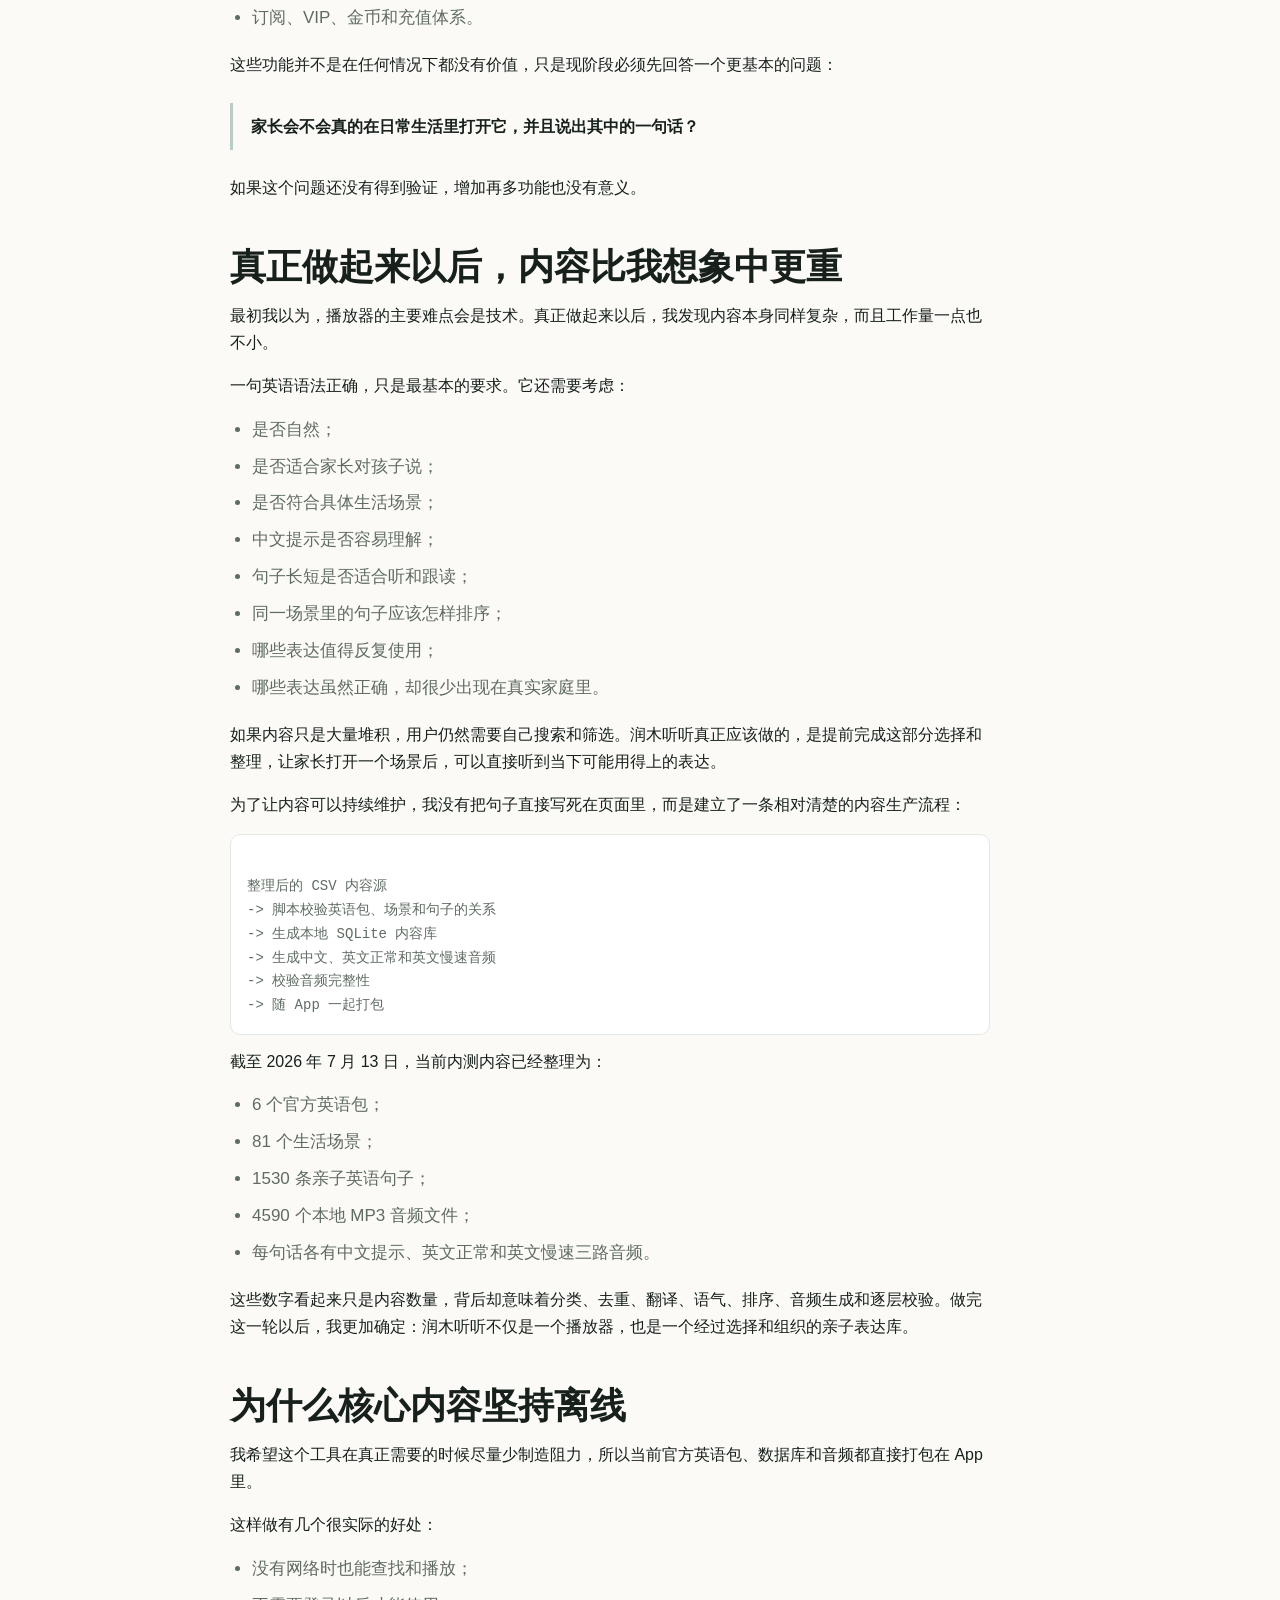
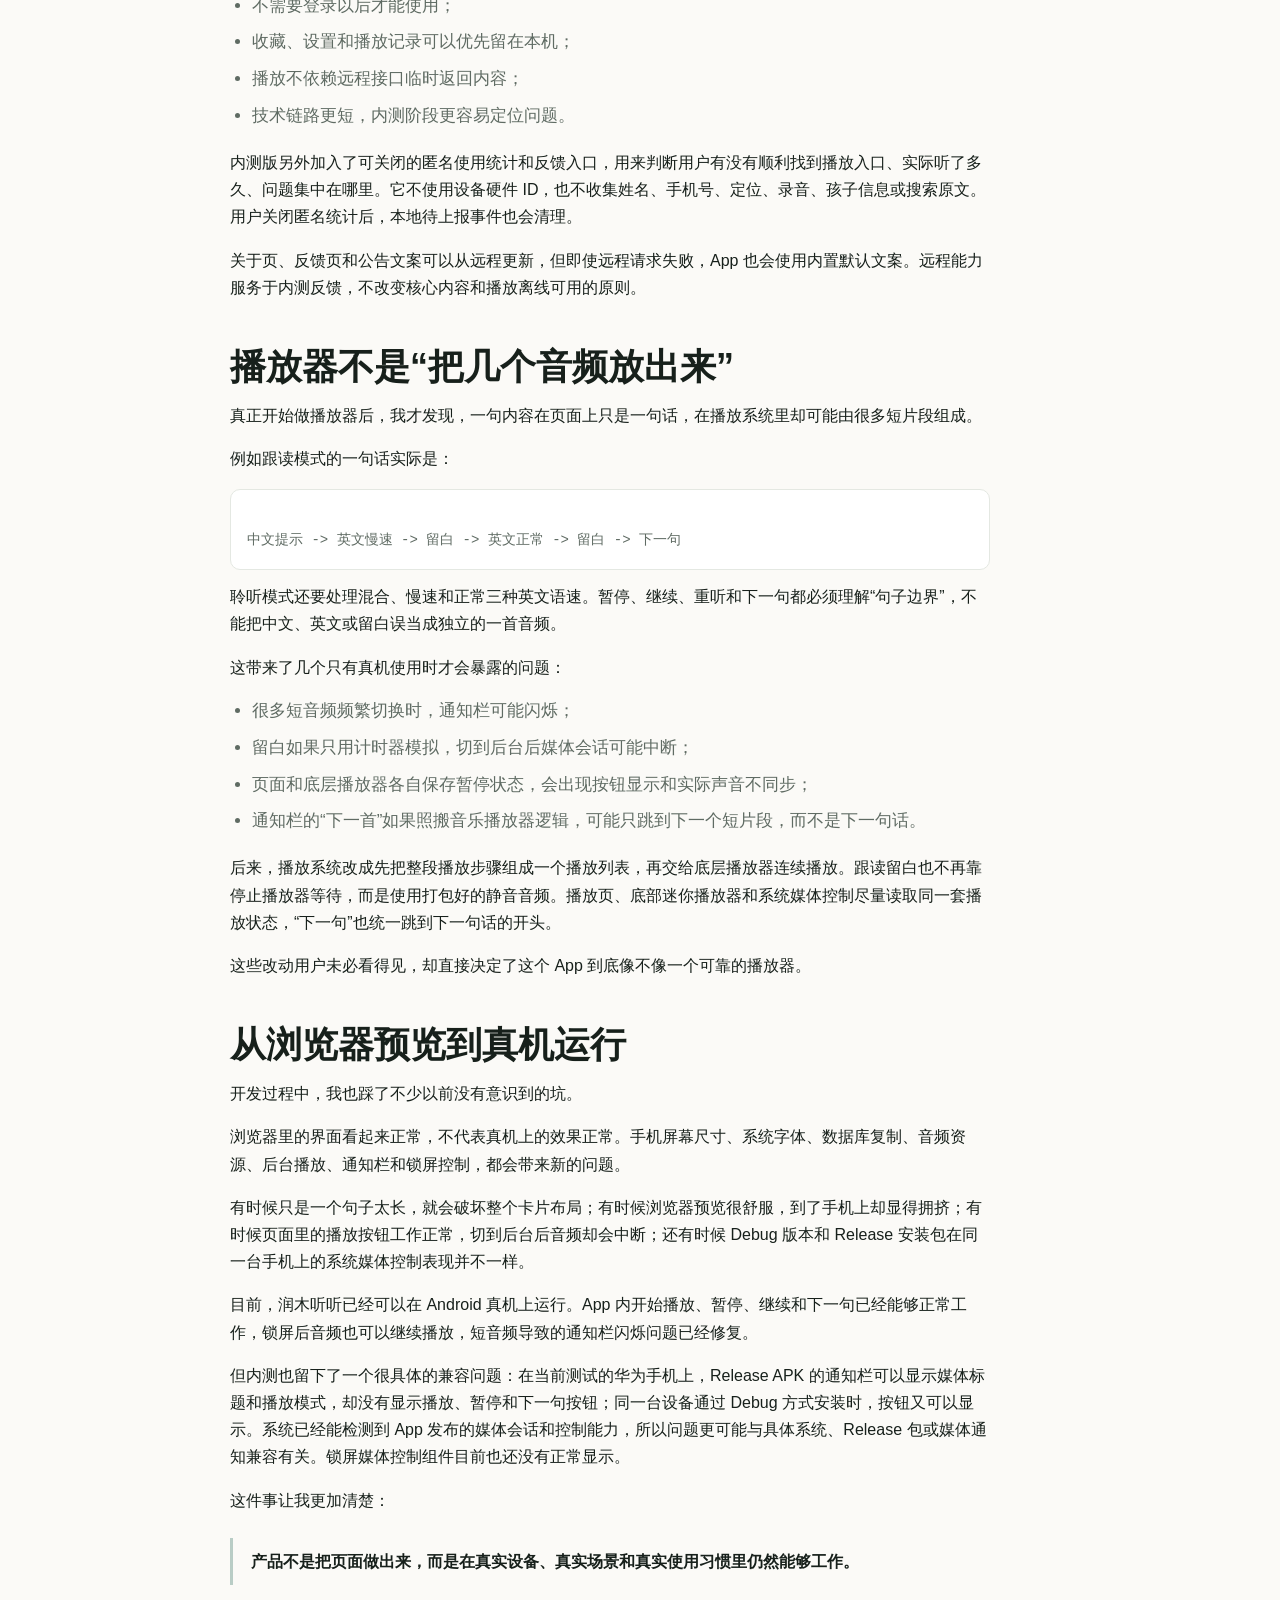
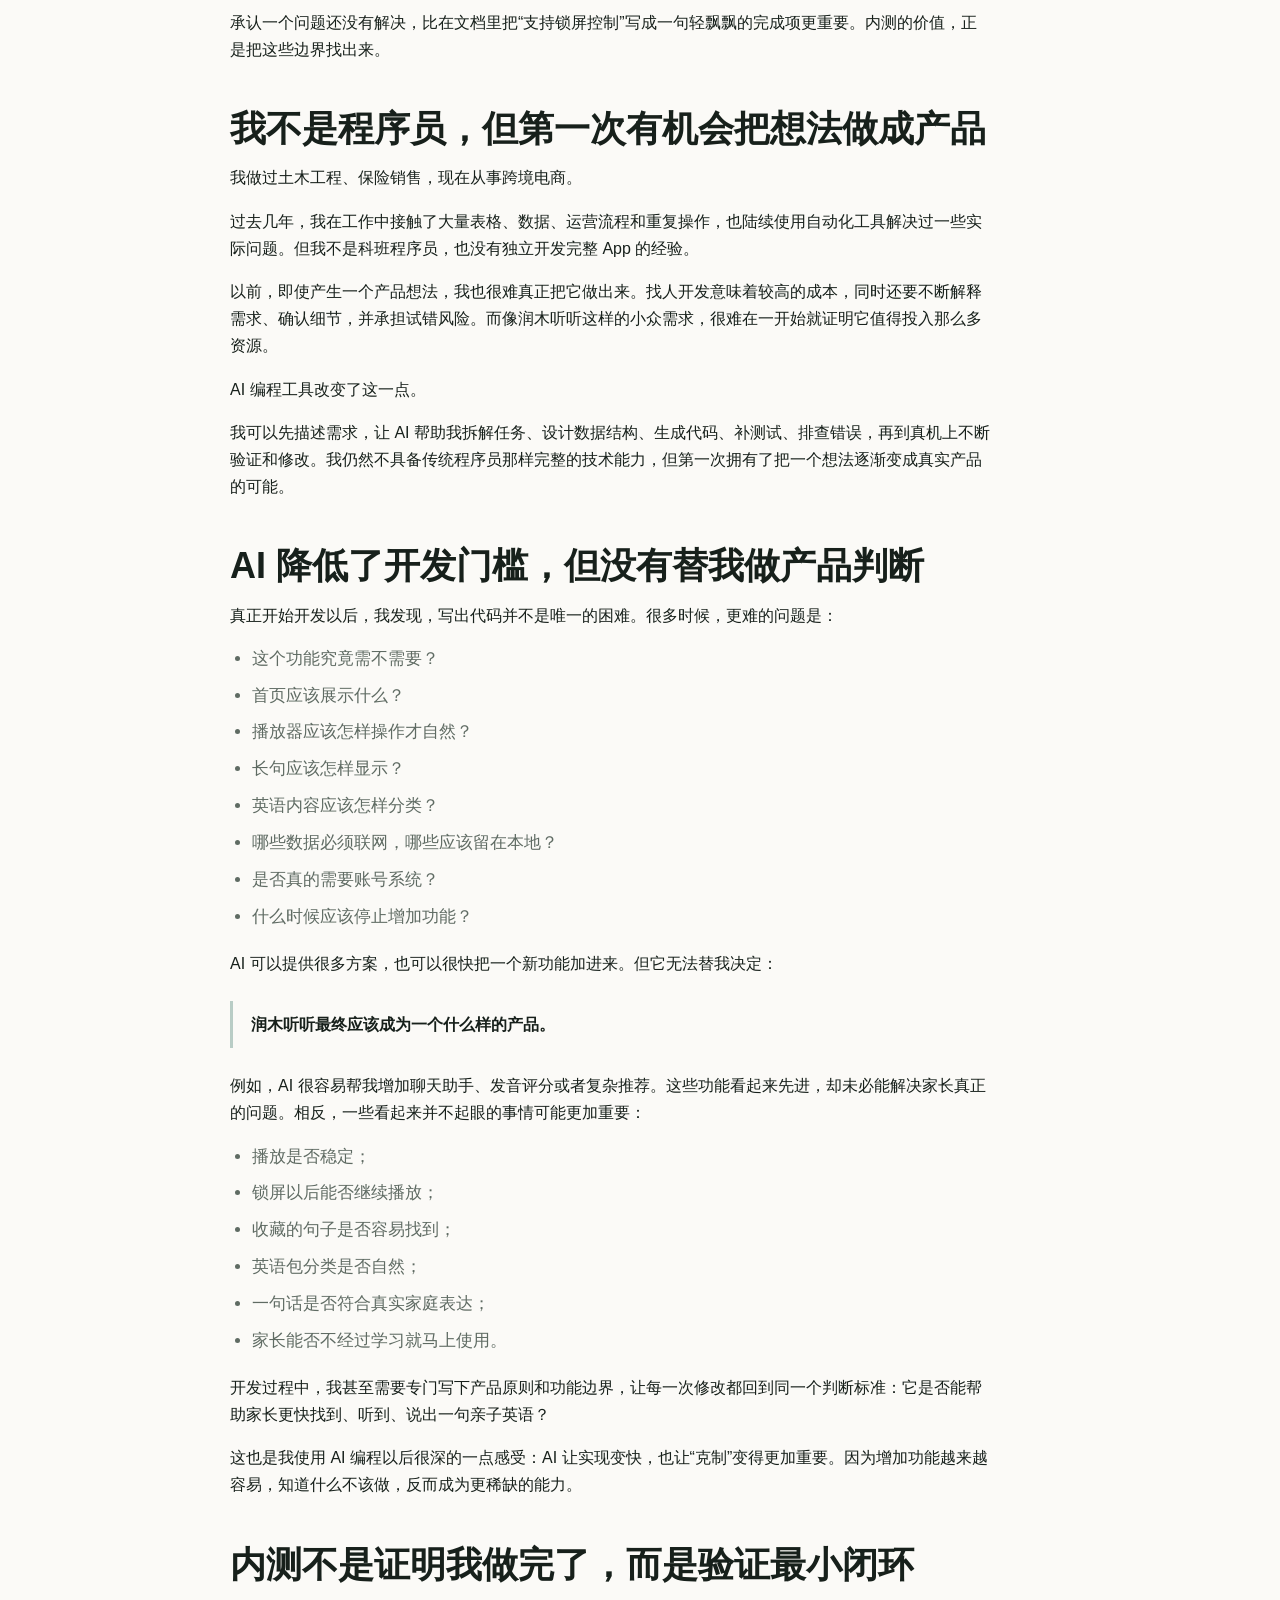
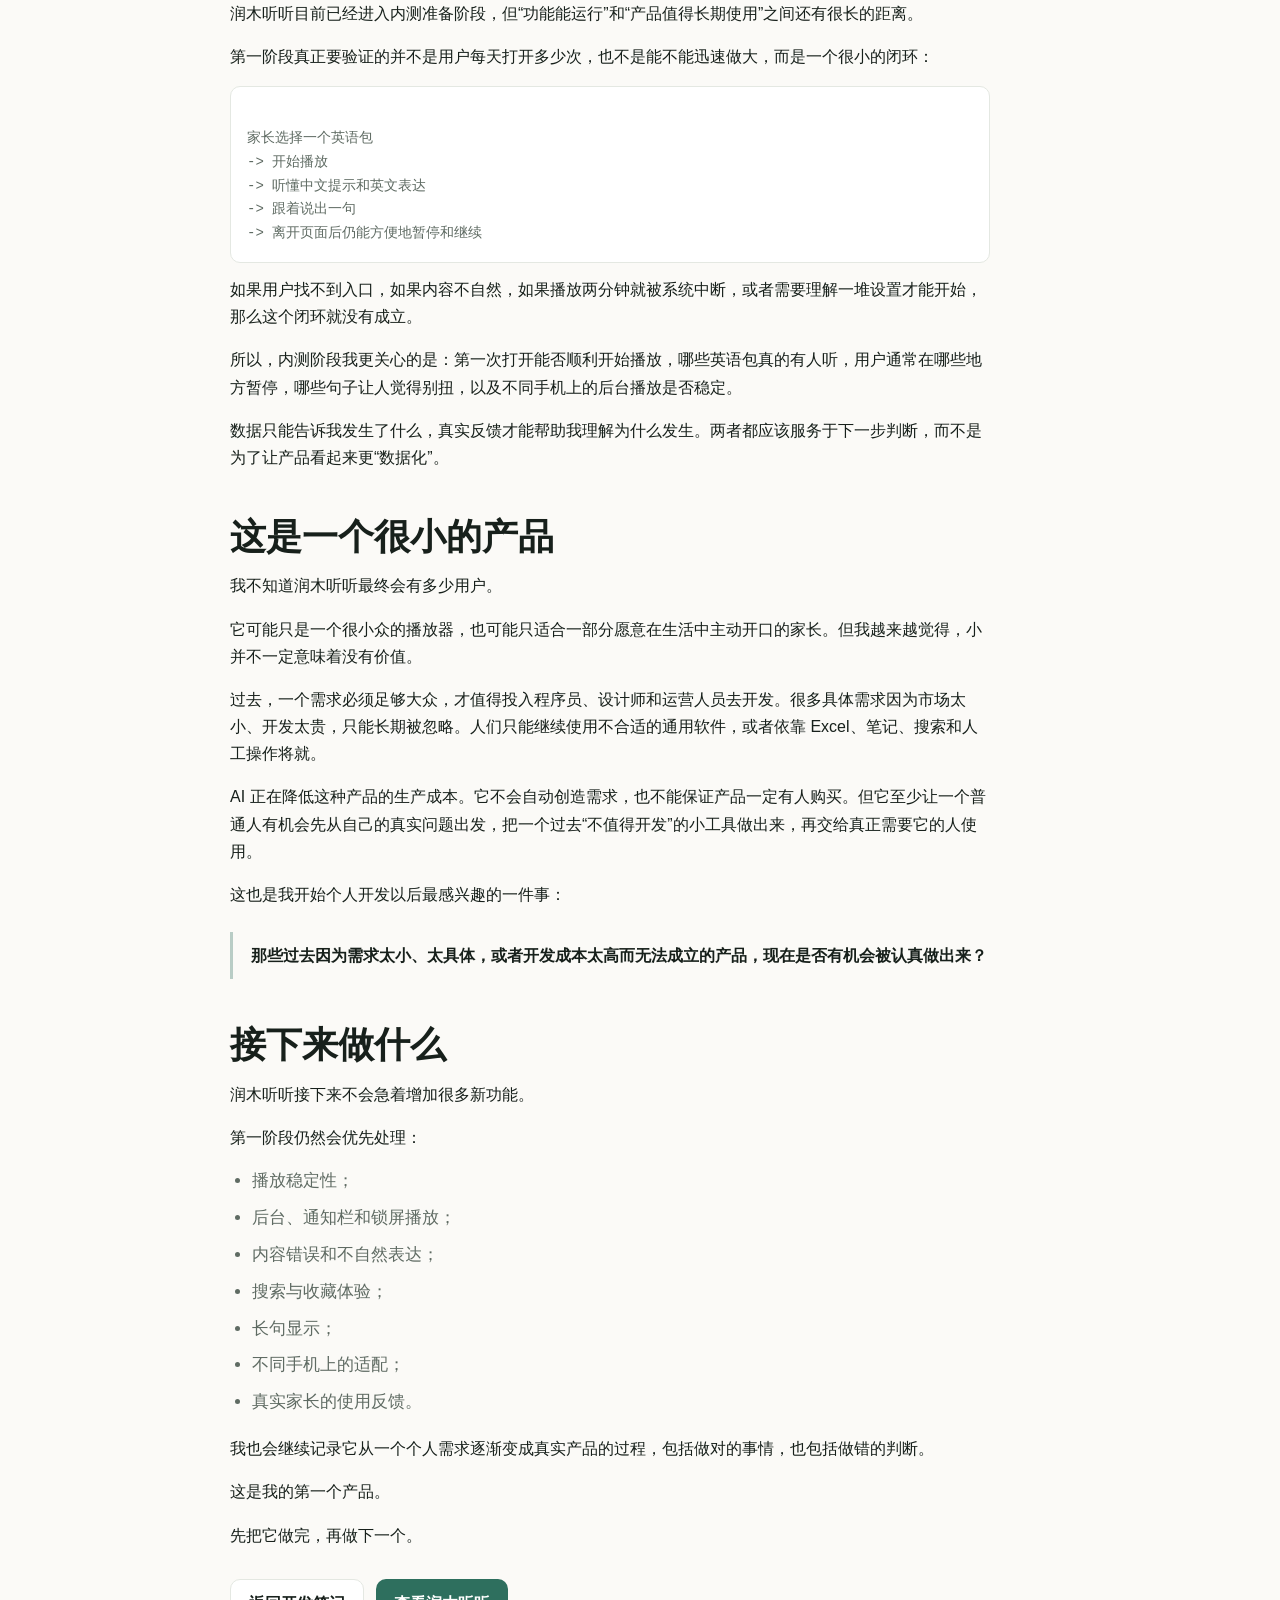
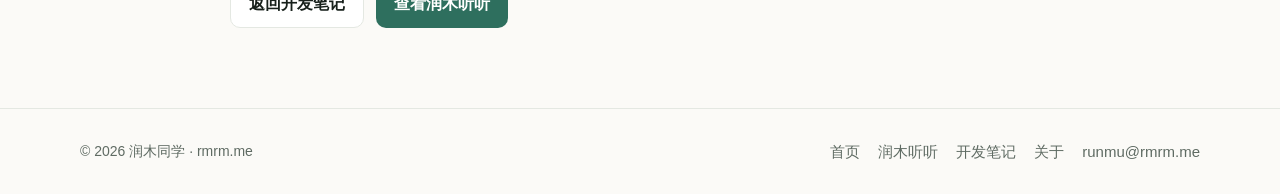
<file: notes/why-parent-english-player.html>
<!doctype html>
<html lang="zh-CN">
  <head>
    <meta charset="utf-8">
    <meta name="viewport" content="width=device-width, initial-scale=1">
    <title>我为什么做一个给爸妈用的英语播放器｜润木同学</title>
    <meta name="description" content="润木听听并不是从一个宏大的创业计划开始的。它最初只是我在生活里反复遇到的一个小问题：想对孩子说几句英语，却总在真正需要的时候想不起来。">
    <link rel="canonical" href="https://rmrm.me/notes/why-parent-english-player.html">
    <meta property="og:type" content="article">
    <meta property="og:site_name" content="润木同学">
    <meta property="og:title" content="我为什么做一个给爸妈用的英语播放器">
    <meta property="og:description" content="润木听听并不是从一个宏大的创业计划开始的。它最初只是我在生活里反复遇到的一个小问题。">
    <meta property="og:url" content="https://rmrm.me/notes/why-parent-english-player.html">
    <link rel="icon" href="../assets/images/favicon.svg" type="image/svg+xml">
    <link rel="stylesheet" href="../assets/css/style.css">
  </head>
  <body>
    <header class="site-header">
      <nav class="nav container" aria-label="主导航">
        <a class="brand" href="../index.html">润木同学</a>
        <div class="nav-links">
          <a href="../index.html">首页</a>
          <a href="../tingting.html">润木听听</a>
          <a href="../notes.html">开发笔记</a>
          <a href="../about.html">关于</a>
        </div>
      </nav>
    </header>

    <main>
      <article class="article container">
        <p class="eyebrow">产品记录 · 2026-07-13</p>
        <h1>我为什么做一个给爸妈用的英语播放器</h1>
        <p class="lead">润木听听并不是从一个宏大的创业计划开始的。它最初只是我在生活里反复遇到的一个小问题。</p>
        <div class="article-body">
<p>润木听听并不是从一个宏大的创业计划开始的。</p>
<p>它最初只是我在生活里反复遇到的一个小问题：</p>
<blockquote>我想在日常生活中偶尔对孩子说几句英语，但真正到了吃饭、洗澡、穿衣或者出门的时候，经常一句自然的话都想不起来。</blockquote>
<p>有时候我会临时搜索，有时候会收藏一些亲子英语内容，也尝试自己整理句子。但这些内容通常散落在不同的文章、视频、表格和聊天记录里。</p>
<p>真正需要的时候，我还是要重新查找。等查到以后，那个生活场景往往已经过去了。</p>
<p>后来我慢慢把这个问题概括成一条很短的路径：</p>
<pre><code>
想说 -&gt; 找到 -&gt; 听到 -&gt; 说出
</code></pre>
<p>润木听听想做的，就是尽量缩短这条路径。</p>
<h2>我需要的不是一套英语课程</h2>
<p>市面上当然不缺英语学习产品。</p>
<p>但我慢慢意识到，我需要的东西和大多数英语学习产品不太一样。许多产品关心的是：怎样让孩子系统地学习英语，或者怎样帮助成年人提高英语水平。</p>
<p>而我的问题要小得多：</p>
<blockquote>当我想在一个真实的生活场景里，对孩子说一句英语时，能不能马上找到一句简单、自然、不尴尬的话？</blockquote>
<p>我并不准备每天花一个小时学习语法，也不想完成复杂的课程、考试和打卡。我只是希望在吃饭、洗澡、玩耍或者睡觉的时候，能够顺手说上一两句。</p>
<p>例如：</p>
<ul>
<li>洗手的时候应该怎样说？</li>
<li>提醒孩子慢一点应该怎样说？</li>
<li>准备出门时有哪些自然的表达？</li>
<li>睡觉前可以对孩子说什么？</li>
</ul>
<p>这个需求并不大。甚至从商业角度看，它可能也不是一个非常大众的需求。大多数家长更愿意花钱让孩子学习，而不是让自己承担一项新的学习任务。</p>
<p>但它确实是我自己的真实需求。</p>
<h2>从“学习工具”变成“播放器”</h2>
<p>一开始想到亲子英语产品，很容易自然地往“学习 App”方向走：每日打卡、学习计划、发音评分、AI 对话、课程体系、排行榜、成长报告……这些功能放在一起，看起来才像一个完整的教育产品。</p>
<p>但想得越多，我越觉得它偏离了最初的问题。</p>
<p>我的目标不是再建立一套需要家长坚持完成的学习体系，而是降低开口的阻力。如果一个家长本来就没有太多时间，再让他选择课程、完成任务、查看报告，这个工具本身反而可能成为新的负担。</p>
<p>所以，我最后把它定义成一个播放器。</p>
<p>传统播放器播放音乐，润木听听播放“亲子英语包”。一个英语包里包含若干生活场景，每个场景里是家长可以直接说出口的句子：</p>
<pre><code>
英语包 -&gt; 场景 -&gt; 句子
</code></pre>
<p>用户可以像选择歌单一样选择一个英语包，但界面里不会出现“课程”“课时”或者“训练”。可以先听中文提示，再听慢速和正常语速的英文；可以留出跟读时间，也可以连续、随机或者循环播放。</p>
<p>听到一句适合当下场景的话，就试着对孩子说出来。</p>
<p>它不负责判断你说得是否标准，也不要求你今天必须完成多少任务。它只解决一件小事：</p>
<blockquote>缩短“我想说一句英语”和“我真正说出口”之间的距离。</blockquote>
<p>这也逐渐变成了润木听听最重要的一句话：</p>
<blockquote>爸妈先开口，孩子自然听见。</blockquote>
<h2>第一版应该做什么，也应该不做什么</h2>
<p>确定了播放器的方向以后，功能反而更容易取舍。</p>
<p>第一版重点保留：</p>
<ul>
<li>按生活场景整理的英语包；</li>
<li>播放整个英语包、单个场景或者单句；</li>
<li>聆听模式和跟读模式；</li>
<li>顺序、随机和循环播放；</li>
<li>中文提示、英文慢速、英文正常语速和跟读留白；</li>
<li>收藏常用句子和本地搜索；</li>
<li>播放记录和继续上次；</li>
<li>后台播放、通知栏和锁屏播放；</li>
<li>本地保存收藏、设置和播放记录。</li>
</ul>
<p>暂时不做：</p>
<ul>
<li>用户账号和云同步；</li>
<li>社交、排行榜和打卡；</li>
<li>发音评分、录音纠音和测评；</li>
<li>AI 聊天老师和连续对话；</li>
<li>用户上传、公开分享和内容市场；</li>
<li>订阅、VIP、金币和充值体系。</li>
</ul>
<p>这些功能并不是在任何情况下都没有价值，只是现阶段必须先回答一个更基本的问题：</p>
<blockquote>家长会不会真的在日常生活里打开它，并且说出其中的一句话？</blockquote>
<p>如果这个问题还没有得到验证，增加再多功能也没有意义。</p>
<h2>真正做起来以后，内容比我想象中更重</h2>
<p>最初我以为，播放器的主要难点会是技术。真正做起来以后，我发现内容本身同样复杂，而且工作量一点也不小。</p>
<p>一句英语语法正确，只是最基本的要求。它还需要考虑：</p>
<ul>
<li>是否自然；</li>
<li>是否适合家长对孩子说；</li>
<li>是否符合具体生活场景；</li>
<li>中文提示是否容易理解；</li>
<li>句子长短是否适合听和跟读；</li>
<li>同一场景里的句子应该怎样排序；</li>
<li>哪些表达值得反复使用；</li>
<li>哪些表达虽然正确，却很少出现在真实家庭里。</li>
</ul>
<p>如果内容只是大量堆积，用户仍然需要自己搜索和筛选。润木听听真正应该做的，是提前完成这部分选择和整理，让家长打开一个场景后，可以直接听到当下可能用得上的表达。</p>
<p>为了让内容可以持续维护，我没有把句子直接写死在页面里，而是建立了一条相对清楚的内容生产流程：</p>
<pre><code>
整理后的 CSV 内容源
-&gt; 脚本校验英语包、场景和句子的关系
-&gt; 生成本地 SQLite 内容库
-&gt; 生成中文、英文正常和英文慢速音频
-&gt; 校验音频完整性
-&gt; 随 App 一起打包
</code></pre>
<p>截至 2026 年 7 月 13 日，当前内测内容已经整理为：</p>
<ul>
<li>6 个官方英语包；</li>
<li>81 个生活场景；</li>
<li>1530 条亲子英语句子；</li>
<li>4590 个本地 MP3 音频文件；</li>
<li>每句话各有中文提示、英文正常和英文慢速三路音频。</li>
</ul>
<p>这些数字看起来只是内容数量，背后却意味着分类、去重、翻译、语气、排序、音频生成和逐层校验。做完这一轮以后，我更加确定：润木听听不仅是一个播放器，也是一个经过选择和组织的亲子表达库。</p>
<h2>为什么核心内容坚持离线</h2>
<p>我希望这个工具在真正需要的时候尽量少制造阻力，所以当前官方英语包、数据库和音频都直接打包在 App 里。</p>
<p>这样做有几个很实际的好处：</p>
<ul>
<li>没有网络时也能查找和播放；</li>
<li>不需要登录以后才能使用；</li>
<li>收藏、设置和播放记录可以优先留在本机；</li>
<li>播放不依赖远程接口临时返回内容；</li>
<li>技术链路更短，内测阶段更容易定位问题。</li>
</ul>
<p>内测版另外加入了可关闭的匿名使用统计和反馈入口，用来判断用户有没有顺利找到播放入口、实际听了多久、问题集中在哪里。它不使用设备硬件 ID，也不收集姓名、手机号、定位、录音、孩子信息或搜索原文。用户关闭匿名统计后，本地待上报事件也会清理。</p>
<p>关于页、反馈页和公告文案可以从远程更新，但即使远程请求失败，App 也会使用内置默认文案。远程能力服务于内测反馈，不改变核心内容和播放离线可用的原则。</p>
<h2>播放器不是“把几个音频放出来”</h2>
<p>真正开始做播放器后，我才发现，一句内容在页面上只是一句话，在播放系统里却可能由很多短片段组成。</p>
<p>例如跟读模式的一句话实际是：</p>
<pre><code>
中文提示 -&gt; 英文慢速 -&gt; 留白 -&gt; 英文正常 -&gt; 留白 -&gt; 下一句
</code></pre>
<p>聆听模式还要处理混合、慢速和正常三种英文语速。暂停、继续、重听和下一句都必须理解“句子边界”，不能把中文、英文或留白误当成独立的一首音频。</p>
<p>这带来了几个只有真机使用时才会暴露的问题：</p>
<ul>
<li>很多短音频频繁切换时，通知栏可能闪烁；</li>
<li>留白如果只用计时器模拟，切到后台后媒体会话可能中断；</li>
<li>页面和底层播放器各自保存暂停状态，会出现按钮显示和实际声音不同步；</li>
<li>通知栏的“下一首”如果照搬音乐播放器逻辑，可能只跳到下一个短片段，而不是下一句话。</li>
</ul>
<p>后来，播放系统改成先把整段播放步骤组成一个播放列表，再交给底层播放器连续播放。跟读留白也不再靠停止播放器等待，而是使用打包好的静音音频。播放页、底部迷你播放器和系统媒体控制尽量读取同一套播放状态，“下一句”也统一跳到下一句话的开头。</p>
<p>这些改动用户未必看得见，却直接决定了这个 App 到底像不像一个可靠的播放器。</p>
<h2>从浏览器预览到真机运行</h2>
<p>开发过程中，我也踩了不少以前没有意识到的坑。</p>
<p>浏览器里的界面看起来正常，不代表真机上的效果正常。手机屏幕尺寸、系统字体、数据库复制、音频资源、后台播放、通知栏和锁屏控制，都会带来新的问题。</p>
<p>有时候只是一个句子太长，就会破坏整个卡片布局；有时候浏览器预览很舒服，到了手机上却显得拥挤；有时候页面里的播放按钮工作正常，切到后台后音频却会中断；还有时候 Debug 版本和 Release 安装包在同一台手机上的系统媒体控制表现并不一样。</p>
<p>目前，润木听听已经可以在 Android 真机上运行。App 内开始播放、暂停、继续和下一句已经能够正常工作，锁屏后音频也可以继续播放，短音频导致的通知栏闪烁问题已经修复。</p>
<p>但内测也留下了一个很具体的兼容问题：在当前测试的华为手机上，Release APK 的通知栏可以显示媒体标题和播放模式，却没有显示播放、暂停和下一句按钮；同一台设备通过 Debug 方式安装时，按钮又可以显示。系统已经能检测到 App 发布的媒体会话和控制能力，所以问题更可能与具体系统、Release 包或媒体通知兼容有关。锁屏媒体控制组件目前也还没有正常显示。</p>
<p>这件事让我更加清楚：</p>
<blockquote>产品不是把页面做出来，而是在真实设备、真实场景和真实使用习惯里仍然能够工作。</blockquote>
<p>承认一个问题还没有解决，比在文档里把“支持锁屏控制”写成一句轻飘飘的完成项更重要。内测的价值，正是把这些边界找出来。</p>
<h2>我不是程序员，但第一次有机会把想法做成产品</h2>
<p>我做过土木工程、保险销售，现在从事跨境电商。</p>
<p>过去几年，我在工作中接触了大量表格、数据、运营流程和重复操作，也陆续使用自动化工具解决过一些实际问题。但我不是科班程序员，也没有独立开发完整 App 的经验。</p>
<p>以前，即使产生一个产品想法，我也很难真正把它做出来。找人开发意味着较高的成本，同时还要不断解释需求、确认细节，并承担试错风险。而像润木听听这样的小众需求，很难在一开始就证明它值得投入那么多资源。</p>
<p>AI 编程工具改变了这一点。</p>
<p>我可以先描述需求，让 AI 帮助我拆解任务、设计数据结构、生成代码、补测试、排查错误，再到真机上不断验证和修改。我仍然不具备传统程序员那样完整的技术能力，但第一次拥有了把一个想法逐渐变成真实产品的可能。</p>
<h2>AI 降低了开发门槛，但没有替我做产品判断</h2>
<p>真正开始开发以后，我发现，写出代码并不是唯一的困难。很多时候，更难的问题是：</p>
<ul>
<li>这个功能究竟需不需要？</li>
<li>首页应该展示什么？</li>
<li>播放器应该怎样操作才自然？</li>
<li>长句应该怎样显示？</li>
<li>英语内容应该怎样分类？</li>
<li>哪些数据必须联网，哪些应该留在本地？</li>
<li>是否真的需要账号系统？</li>
<li>什么时候应该停止增加功能？</li>
</ul>
<p>AI 可以提供很多方案，也可以很快把一个新功能加进来。但它无法替我决定：</p>
<blockquote>润木听听最终应该成为一个什么样的产品。</blockquote>
<p>例如，AI 很容易帮我增加聊天助手、发音评分或者复杂推荐。这些功能看起来先进，却未必能解决家长真正的问题。相反，一些看起来并不起眼的事情可能更加重要：</p>
<ul>
<li>播放是否稳定；</li>
<li>锁屏以后能否继续播放；</li>
<li>收藏的句子是否容易找到；</li>
<li>英语包分类是否自然；</li>
<li>一句话是否符合真实家庭表达；</li>
<li>家长能否不经过学习就马上使用。</li>
</ul>
<p>开发过程中，我甚至需要专门写下产品原则和功能边界，让每一次修改都回到同一个判断标准：它是否能帮助家长更快找到、听到、说出一句亲子英语？</p>
<p>这也是我使用 AI 编程以后很深的一点感受：AI 让实现变快，也让“克制”变得更加重要。因为增加功能越来越容易，知道什么不该做，反而成为更稀缺的能力。</p>
<h2>内测不是证明我做完了，而是验证最小闭环</h2>
<p>润木听听目前已经进入内测准备阶段，但“功能能运行”和“产品值得长期使用”之间还有很长的距离。</p>
<p>第一阶段真正要验证的并不是用户每天打开多少次，也不是能不能迅速做大，而是一个很小的闭环：</p>
<pre><code>
家长选择一个英语包
-&gt; 开始播放
-&gt; 听懂中文提示和英文表达
-&gt; 跟着说出一句
-&gt; 离开页面后仍能方便地暂停和继续
</code></pre>
<p>如果用户找不到入口，如果内容不自然，如果播放两分钟就被系统中断，或者需要理解一堆设置才能开始，那么这个闭环就没有成立。</p>
<p>所以，内测阶段我更关心的是：第一次打开能否顺利开始播放，哪些英语包真的有人听，用户通常在哪些地方暂停，哪些句子让人觉得别扭，以及不同手机上的后台播放是否稳定。</p>
<p>数据只能告诉我发生了什么，真实反馈才能帮助我理解为什么发生。两者都应该服务于下一步判断，而不是为了让产品看起来更“数据化”。</p>
<h2>这是一个很小的产品</h2>
<p>我不知道润木听听最终会有多少用户。</p>
<p>它可能只是一个很小众的播放器，也可能只适合一部分愿意在生活中主动开口的家长。但我越来越觉得，小并不一定意味着没有价值。</p>
<p>过去，一个需求必须足够大众，才值得投入程序员、设计师和运营人员去开发。很多具体需求因为市场太小、开发太贵，只能长期被忽略。人们只能继续使用不合适的通用软件，或者依靠 Excel、笔记、搜索和人工操作将就。</p>
<p>AI 正在降低这种产品的生产成本。它不会自动创造需求，也不能保证产品一定有人购买。但它至少让一个普通人有机会先从自己的真实问题出发，把一个过去“不值得开发”的小工具做出来，再交给真正需要它的人使用。</p>
<p>这也是我开始个人开发以后最感兴趣的一件事：</p>
<blockquote>那些过去因为需求太小、太具体，或者开发成本太高而无法成立的产品，现在是否有机会被认真做出来？</blockquote>
<h2>接下来做什么</h2>
<p>润木听听接下来不会急着增加很多新功能。</p>
<p>第一阶段仍然会优先处理：</p>
<ul>
<li>播放稳定性；</li>
<li>后台、通知栏和锁屏播放；</li>
<li>内容错误和不自然表达；</li>
<li>搜索与收藏体验；</li>
<li>长句显示；</li>
<li>不同手机上的适配；</li>
<li>真实家长的使用反馈。</li>
</ul>
<p>我也会继续记录它从一个个人需求逐渐变成真实产品的过程，包括做对的事情，也包括做错的判断。</p>
<p>这是我的第一个产品。</p>
<p>先把它做完，再做下一个。</p>
        </div>
        <div class="actions">
          <a class="button button-secondary" href="../notes.html">返回开发笔记</a>
          <a class="button button-primary" href="../tingting.html">查看润木听听</a>
        </div>
      </article>
    </main>

    <footer class="site-footer">
      <div class="container footer-inner">
        <p>© 2026 润木同学 · rmrm.me</p>
        <div class="footer-links">
          <a href="../index.html">首页</a>
          <a href="../tingting.html">润木听听</a>
          <a href="../notes.html">开发笔记</a>
          <a href="../about.html">关于</a>
          <a href="mailto:runmu@rmrm.me">runmu@rmrm.me</a>
        </div>
      </div>
    </footer>
  </body>
</html>
</file>
<file: assets/css/style.css>
:root {
  --bg: #fbfaf7;
  --surface: #ffffff;
  --text: #17201b;
  --muted: #5f6b63;
  --border: #e4e8e2;
  --primary: #2e6f5e;
  --primary-dark: #1f5b4d;
  --wood: #b98555;
}

* {
  box-sizing: border-box;
}

html {
  background: var(--bg);
  color: var(--text);
  font-family: -apple-system, BlinkMacSystemFont, "Segoe UI", "PingFang SC",
    "Microsoft YaHei", sans-serif;
}

body {
  margin: 0;
  background: var(--bg);
  color: var(--text);
  line-height: 1.7;
}

a {
  color: inherit;
  text-decoration: none;
}

ul {
  margin: 0 0 18px;
  padding-left: 22px;
  color: var(--muted);
  font-size: 17px;
}

li + li {
  margin-top: 8px;
}

.container {
  width: min(1120px, calc(100% - 40px));
  margin: 0 auto;
}

.site-header {
  position: sticky;
  top: 0;
  z-index: 10;
  border-bottom: 1px solid rgba(228, 232, 226, 0.8);
  background: rgba(251, 250, 247, 0.92);
  backdrop-filter: blur(12px);
}

.nav {
  display: flex;
  min-height: 68px;
  align-items: center;
  justify-content: space-between;
  gap: 24px;
}

.brand {
  font-size: 18px;
  font-weight: 700;
}

.nav-links,
.footer-links {
  display: flex;
  flex-wrap: wrap;
  gap: 18px;
  color: var(--muted);
  font-size: 15px;
}

.nav-links a:hover,
.footer-links a:hover,
.text-link:hover {
  color: var(--primary);
}

.hero {
  display: grid;
  grid-template-columns: minmax(0, 1.25fr) minmax(280px, 0.75fr);
  gap: 48px;
  align-items: center;
  padding: 84px 0 56px;
}

.eyebrow {
  margin: 0 0 12px;
  color: var(--primary);
  font-size: 14px;
  font-weight: 700;
}

h1,
h2,
h3,
p {
  margin-top: 0;
}

h1 {
  margin-bottom: 18px;
  font-size: clamp(38px, 6vw, 64px);
  line-height: 1.12;
}

h2 {
  margin-bottom: 14px;
  font-size: clamp(26px, 4vw, 36px);
  line-height: 1.2;
}

h3 {
  margin-bottom: 10px;
  font-size: 20px;
  line-height: 1.35;
}

.lead {
  max-width: 680px;
  margin-bottom: 18px;
  font-size: clamp(22px, 4vw, 32px);
  font-weight: 600;
  line-height: 1.35;
}

.hero-note,
.section p,
.card p,
.feature p {
  color: var(--muted);
  font-size: 17px;
}

.actions {
  display: flex;
  flex-wrap: wrap;
  gap: 12px;
  margin-top: 30px;
}

.button {
  display: inline-flex;
  min-height: 46px;
  align-items: center;
  justify-content: center;
  border-radius: 10px;
  padding: 10px 18px;
  font-weight: 700;
}

.button-primary {
  background: var(--primary);
  color: #ffffff;
}

.button-primary:hover {
  background: var(--primary-dark);
}

.button-secondary {
  border: 1px solid var(--border);
  background: var(--surface);
  color: var(--text);
}

.button-secondary:hover {
  border-color: var(--primary);
}

.product-card,
.card,
.feature {
  border: 1px solid var(--border);
  border-radius: 12px;
  background: var(--surface);
}

.product-card {
  padding: 30px;
  box-shadow: 0 18px 45px rgba(31, 91, 77, 0.08);
}

.tag {
  display: inline-flex;
  margin-bottom: 18px;
  border-radius: 999px;
  background: rgba(185, 133, 85, 0.14);
  color: #7a5431;
  padding: 6px 12px;
  font-size: 13px;
  font-weight: 700;
}

.muted {
  color: var(--muted);
}

.section {
  padding: 48px 0;
}

.section-heading {
  max-width: 720px;
  margin-bottom: 24px;
}

.feature {
  display: flex;
  align-items: center;
  justify-content: space-between;
  gap: 24px;
  padding: 28px;
}

.text-link {
  color: var(--primary);
  font-weight: 700;
  white-space: nowrap;
}

.grid {
  display: grid;
  grid-template-columns: repeat(3, minmax(0, 1fr));
  gap: 18px;
}

.card {
  padding: 24px;
}

.card .tag {
  margin-bottom: 14px;
}

.grid-2 {
  display: grid;
  grid-template-columns: repeat(2, minmax(0, 1fr));
  gap: 18px;
}

.timeline {
  display: grid;
  gap: 14px;
}

.timeline-item {
  border-left: 3px solid rgba(46, 111, 94, 0.28);
  padding-left: 18px;
}

.timeline-item h3 {
  margin-bottom: 6px;
}

.section-narrow {
  max-width: 760px;
}

.site-footer {
  margin-top: 48px;
  border-top: 1px solid var(--border);
  padding: 30px 0;
}

.footer-inner {
  display: flex;
  align-items: center;
  justify-content: space-between;
  gap: 24px;
}

.site-footer p {
  margin: 0;
  color: var(--muted);
  font-size: 14px;
}

@media (max-width: 760px) {
  .container {
    width: min(100% - 40px, 1120px);
  }

  .nav {
    min-height: 74px;
    align-items: flex-start;
    flex-direction: column;
    justify-content: center;
    gap: 8px;
  }

  .hero {
    grid-template-columns: 1fr;
    gap: 26px;
    padding: 50px 0 34px;
  }

  .actions,
  .feature,
  .footer-inner {
    align-items: stretch;
    flex-direction: column;
  }

  .button {
    width: 100%;
  }

  .grid {
    grid-template-columns: 1fr;
  }

  .grid-2 {
    grid-template-columns: 1fr;
  }

  .text-link {
    white-space: normal;
  }
}

.article {
  max-width: 820px;
  padding: 72px 0 32px;
}

.article h1 {
  max-width: 760px;
}

.article-body {
  max-width: 760px;
}

.article-body h2 {
  margin-top: 44px;
}

.article-body blockquote {
  margin: 24px 0;
  border-left: 3px solid rgba(46, 111, 94, 0.32);
  padding: 10px 0 10px 18px;
  color: var(--text);
  font-weight: 600;
}

.article-body pre {
  overflow-x: auto;
  border: 1px solid var(--border);
  border-radius: 10px;
  background: var(--surface);
  padding: 16px;
  color: var(--muted);
}

.article-body code {
  font-family: Consolas, "SFMono-Regular", Menlo, monospace;
  font-size: 14px;
}
</file>
